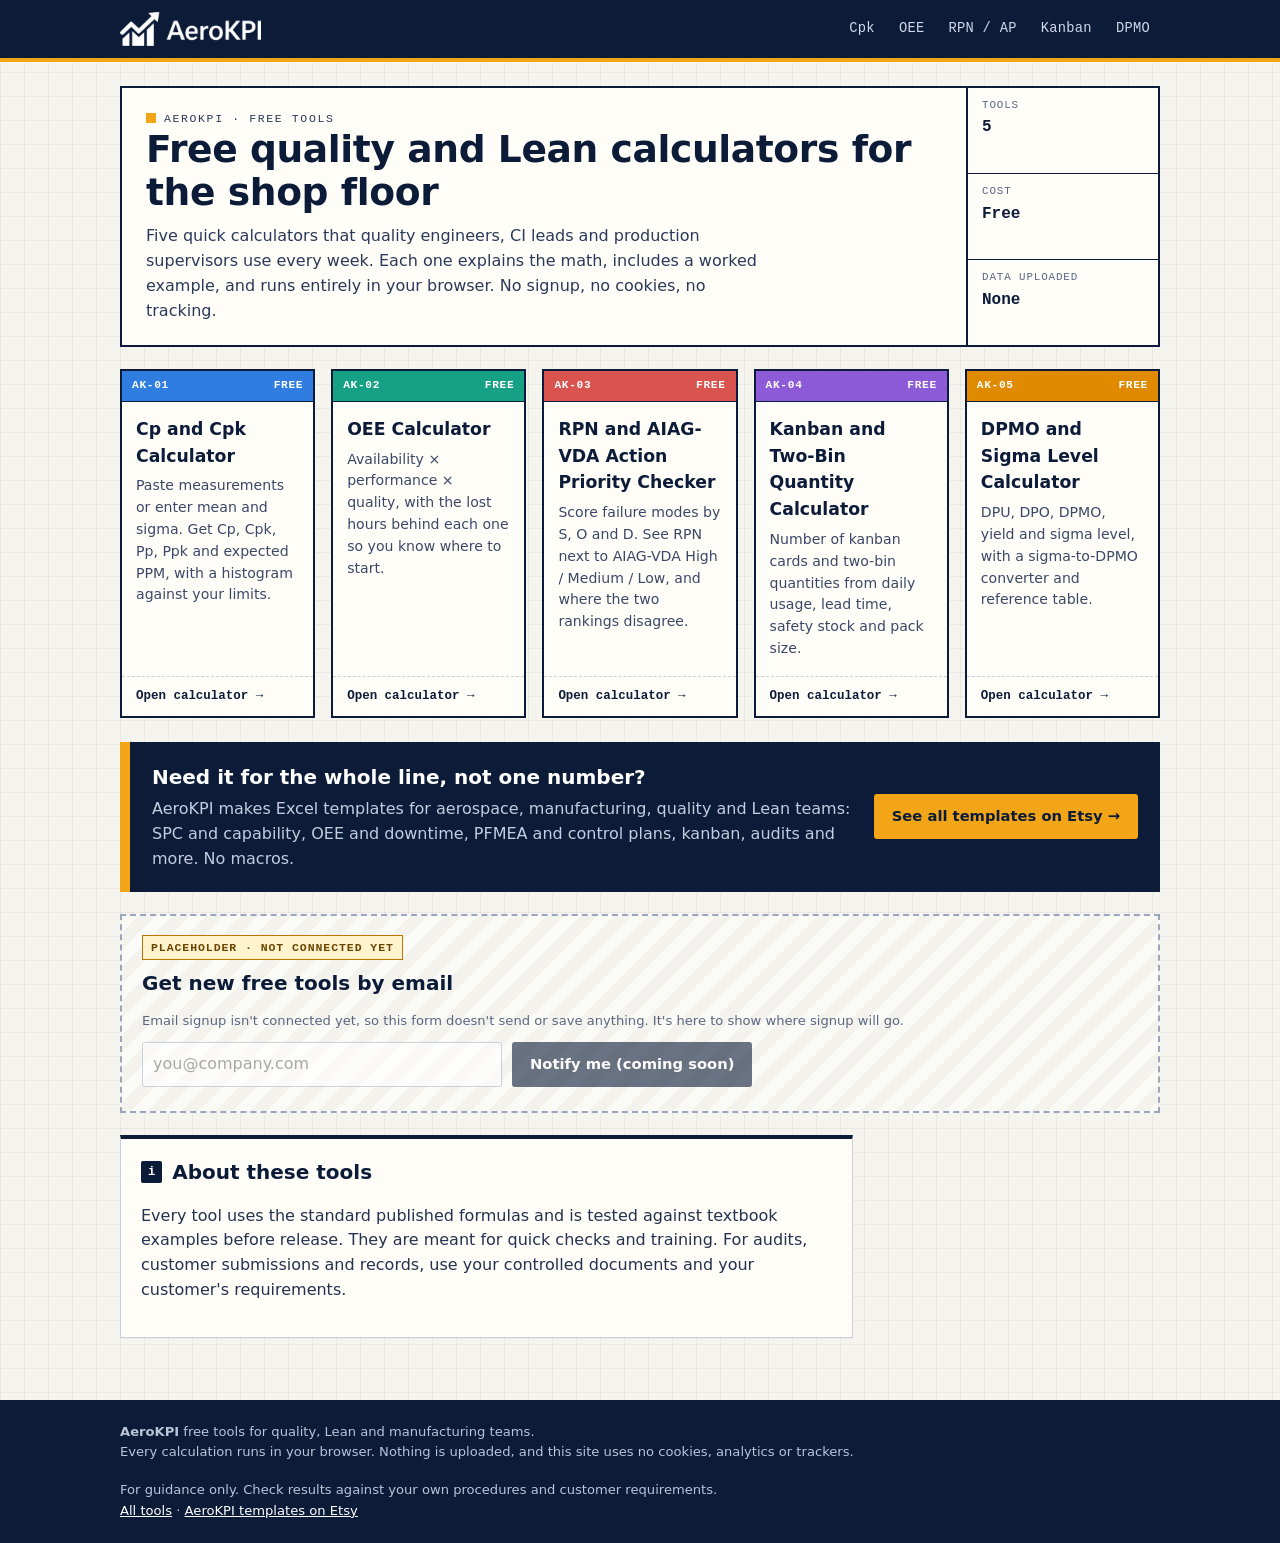
<file: index.html>
<!doctype html>
<html lang="en">
<head>
<meta charset="utf-8">
<meta name="viewport" content="width=device-width,initial-scale=1">
<meta http-equiv="Content-Security-Policy" content="default-src 'self'; img-src 'self' data:; style-src 'self' 'unsafe-inline'; script-src 'self'; object-src 'none'; base-uri 'self'; form-action 'none'">
<meta name="referrer" content="strict-origin-when-cross-origin">
<title>Free Quality and Lean Calculators: Cpk, OEE, FMEA AP, Kanban, DPMO | AeroKPI</title>
<meta name="description" content="Free browser calculators for quality engineers and manufacturing teams: Cp/Cpk, OEE, RPN and AIAG-VDA Action Priority, kanban and two-bin sizing, and DPMO to sigma level. No signup, no tracking.">
<link rel="canonical" href="https://aerokpi.com/">
<meta property="og:type" content="website">
<meta property="og:site_name" content="AeroKPI">
<meta property="og:title" content="Free Quality and Lean Calculators: Cpk, OEE, FMEA AP, Kanban, DPMO">
<meta property="og:description" content="Free browser calculators for quality engineers and manufacturing teams: Cp/Cpk, OEE, RPN and AIAG-VDA Action Priority, kanban and two-bin sizing, and DPMO to sigma level. No signup, no tracking.">
<meta property="og:url" content="https://aerokpi.com/">
<meta property="og:image" content="https://aerokpi.com/assets/og.png">
<meta name="twitter:card" content="summary_large_image">
<meta name="theme-color" content="#0b1b38">
<link rel="icon" type="image/png" href="assets/favicon.png">
<link rel="apple-touch-icon" href="assets/apple-touch-icon.png">
<link rel="stylesheet" href="assets/style.css">
<script type="application/ld+json">{"@context": "https://schema.org", "@type": "WebSite", "name": "AeroKPI Free Tools", "url": "https://aerokpi.com/"}</script>
<script type="application/ld+json">{"@context": "https://schema.org", "@type": "Organization", "name": "AeroKPI", "url": "https://aerokpi.com/", "logo": "https://aerokpi.com/assets/apple-touch-icon.png", "sameAs": ["https://www.etsy.com/shop/AeroKPI", "https://aerokpi.gumroad.com/", "https://www.linkedin.com/company/113794195/"]}</script>
<script type="application/ld+json">{"@context": "https://schema.org", "@type": "ItemList", "itemListElement": [{"@type": "ListItem", "position": 1, "url": "https://aerokpi.com/cpk-calculator/", "name": "Cp and Cpk Calculator"}, {"@type": "ListItem", "position": 2, "url": "https://aerokpi.com/oee-calculator/", "name": "OEE Calculator"}, {"@type": "ListItem", "position": 3, "url": "https://aerokpi.com/fmea-rpn-action-priority-calculator/", "name": "RPN and AIAG-VDA Action Priority Checker"}, {"@type": "ListItem", "position": 4, "url": "https://aerokpi.com/kanban-two-bin-calculator/", "name": "Kanban and Two-Bin Quantity Calculator"}, {"@type": "ListItem", "position": 5, "url": "https://aerokpi.com/dpmo-sigma-level-calculator/", "name": "DPMO and Sigma Level Calculator"}]}</script>
</head>
<body class="home">
<a class="skip" href="#main">Skip to content</a>
<header class="top"><div class="wrap">
<a class="brand" href="./"><img src="assets/logo-white.png" width="182" height="44" alt="AeroKPI"></a>
<nav aria-label="Free tools"><a href="cpk-calculator/">Cpk</a><a href="oee-calculator/">OEE</a><a href="fmea-rpn-action-priority-calculator/">RPN / AP</a><a href="kanban-two-bin-calculator/">Kanban</a><a href="dpmo-sigma-level-calculator/">DPMO</a></nav>
</div></header>
<main id="main" class="wrap">
<section class="hero">
<div class="lead"><p class="eyebrow">AeroKPI &middot; free tools</p><h1>Free quality and Lean calculators for the shop floor</h1>
<p>Five quick calculators that quality engineers, CI leads and production supervisors use every week. Each one explains the math, includes a worked example, and runs entirely in your browser. No signup, no cookies, no tracking.</p></div>
<div class="code" aria-hidden="true"><div><span>Tools</span><b>5</b></div><div><span>Cost</span><b>Free</b></div><div><span>Data uploaded</span><b>None</b></div></div>
</section>
<div class="cards"><a class="card t-cpk" href="cpk-calculator/"><div class="hd"><span>AK-01</span><span>FREE</span></div>
<div class="bd"><h3>Cp and Cpk Calculator</h3><p>Paste measurements or enter mean and sigma. Get Cp, Cpk, Pp, Ppk and expected PPM, with a histogram against your limits.</p></div><div class="go">Open calculator &rarr;</div></a><a class="card t-oee" href="oee-calculator/"><div class="hd"><span>AK-02</span><span>FREE</span></div>
<div class="bd"><h3>OEE Calculator</h3><p>Availability × performance × quality, with the lost hours behind each one so you know where to start.</p></div><div class="go">Open calculator &rarr;</div></a><a class="card t-fmea" href="fmea-rpn-action-priority-calculator/"><div class="hd"><span>AK-03</span><span>FREE</span></div>
<div class="bd"><h3>RPN and AIAG-VDA Action Priority Checker</h3><p>Score failure modes by S, O and D. See RPN next to AIAG-VDA High / Medium / Low, and where the two rankings disagree.</p></div><div class="go">Open calculator &rarr;</div></a><a class="card t-kanban" href="kanban-two-bin-calculator/"><div class="hd"><span>AK-04</span><span>FREE</span></div>
<div class="bd"><h3>Kanban and Two-Bin Quantity Calculator</h3><p>Number of kanban cards and two-bin quantities from daily usage, lead time, safety stock and pack size.</p></div><div class="go">Open calculator &rarr;</div></a><a class="card t-dpmo" href="dpmo-sigma-level-calculator/"><div class="hd"><span>AK-05</span><span>FREE</span></div>
<div class="bd"><h3>DPMO and Sigma Level Calculator</h3><p>DPU, DPO, DPMO, yield and sigma level, with a sigma-to-DPMO converter and reference table.</p></div><div class="go">Open calculator &rarr;</div></a></div>
<section class="cta" aria-label="AeroKPI Excel templates">
<div><h2>Need it for the whole line, not one number?</h2><p>AeroKPI makes Excel templates for aerospace, manufacturing, quality and Lean teams: SPC and capability, OEE and downtime, PFMEA and control plans, kanban, audits and more. No macros.</p></div>
<a class="btn" href="https://www.etsy.com/shop/AeroKPI" rel="noopener">See all templates on Etsy &rarr;</a>
</section>
<section class="signup" aria-labelledby="su-h">
<!-- PLACEHOLDER: not connected to any email service yet. The form has no action and JS blocks submit. -->
<span class="tag">Placeholder &middot; not connected yet</span>
<h2 id="su-h">Get new free tools by email</h2>
<p class="hint">Email signup isn't connected yet, so this form doesn't send or save anything. It's here to show where signup will go.</p>
<form data-placeholder novalidate>
<label class="sr" for="su-email">Email address</label>
<input id="su-email" type="email" placeholder="you@company.com" disabled aria-describedby="su-h">
<button type="submit" disabled>Notify me (coming soon)</button>
</form>
<p class="signup-msg hint" aria-live="polite"></p>
</section>

<section class="panel plain prose"><h2><span class="n">i</span>About these tools</h2>
<p>Every tool uses the standard published formulas and is tested against textbook examples before release. They are meant for quick checks and training. For audits, customer submissions and records, use your controlled documents and your customer's requirements.</p></section>
</main>
<footer class="foot"><div class="wrap">
<div><strong>AeroKPI</strong> free tools for quality, Lean and manufacturing teams.<br>
Every calculation runs in your browser. Nothing is uploaded, and this site uses no cookies, analytics or trackers.</div>
<div>For guidance only. Check results against your own procedures and customer requirements.<br>
<a href="./">All tools</a> &middot; <a href="https://www.etsy.com/shop/AeroKPI" rel="noopener">AeroKPI templates on Etsy</a></div>
</div></footer>
<script src="assets/js/common.js"></script>
</body>
</html>
</file>
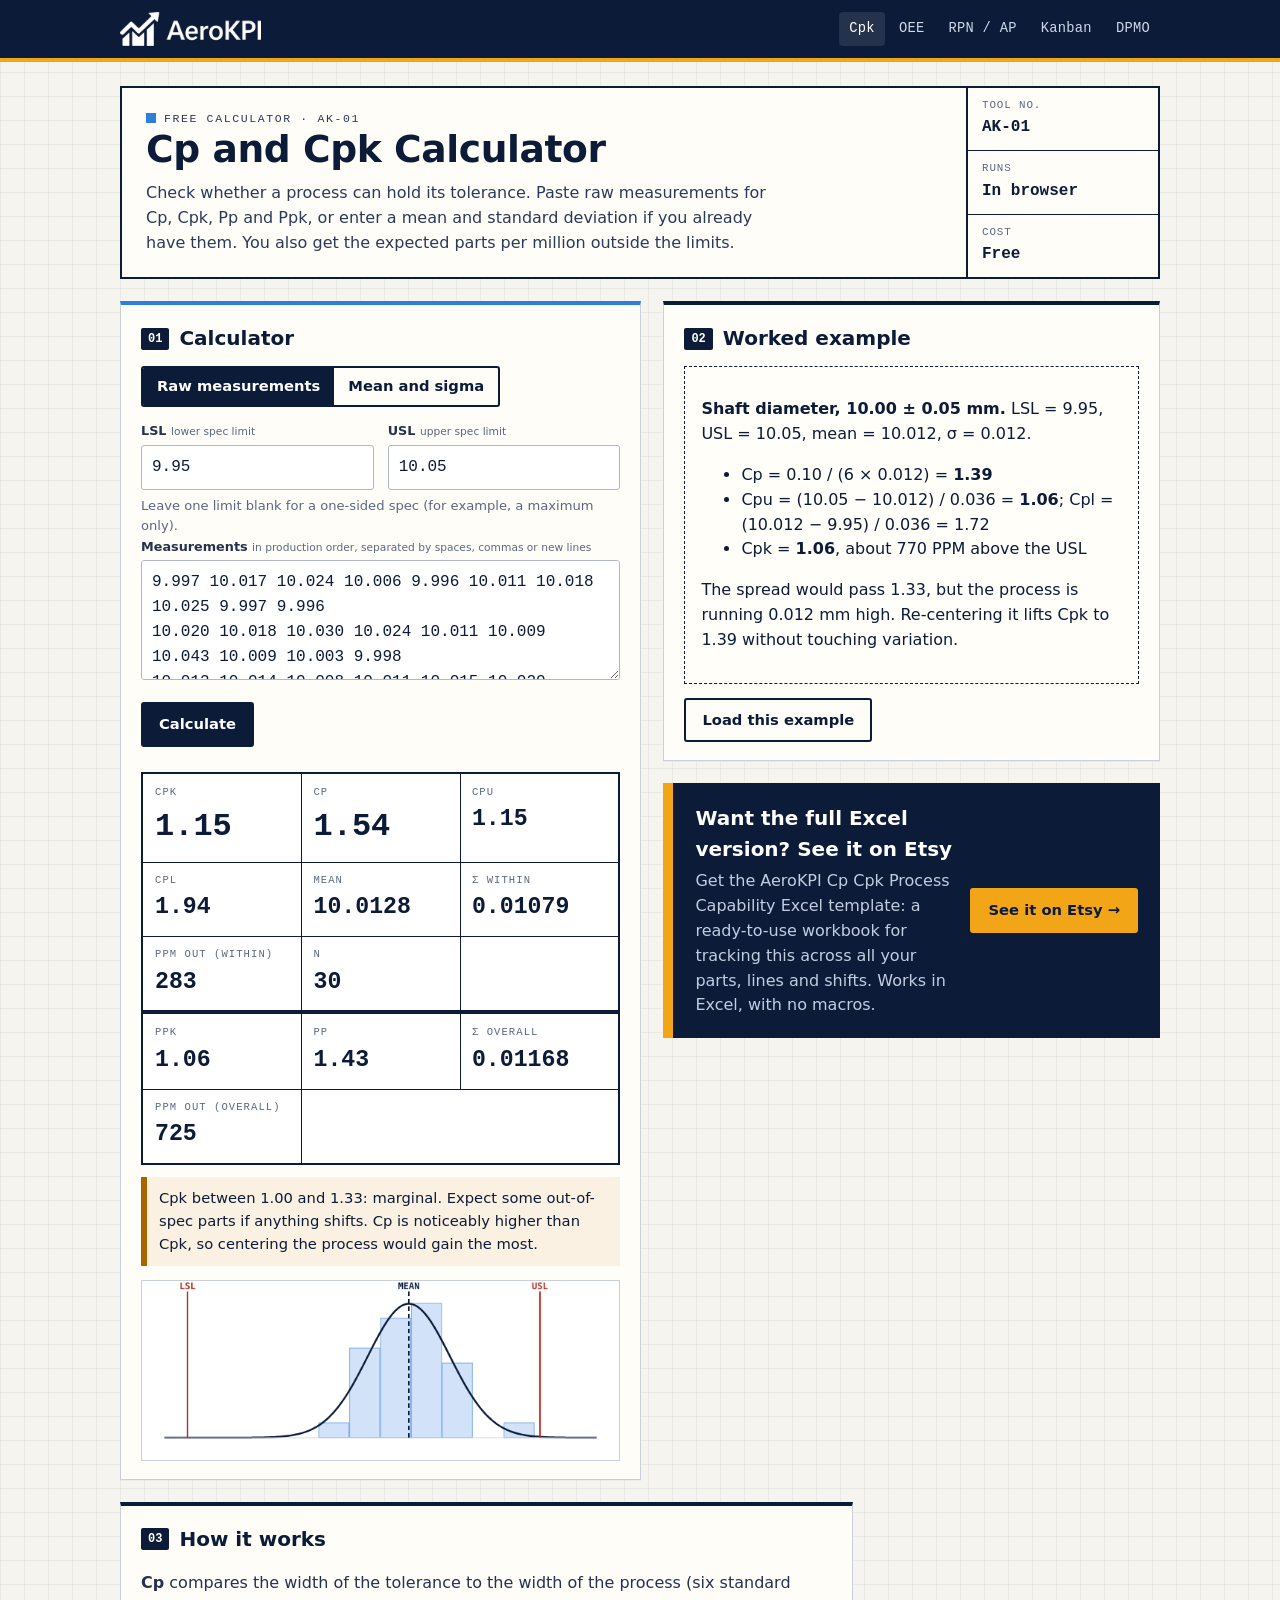
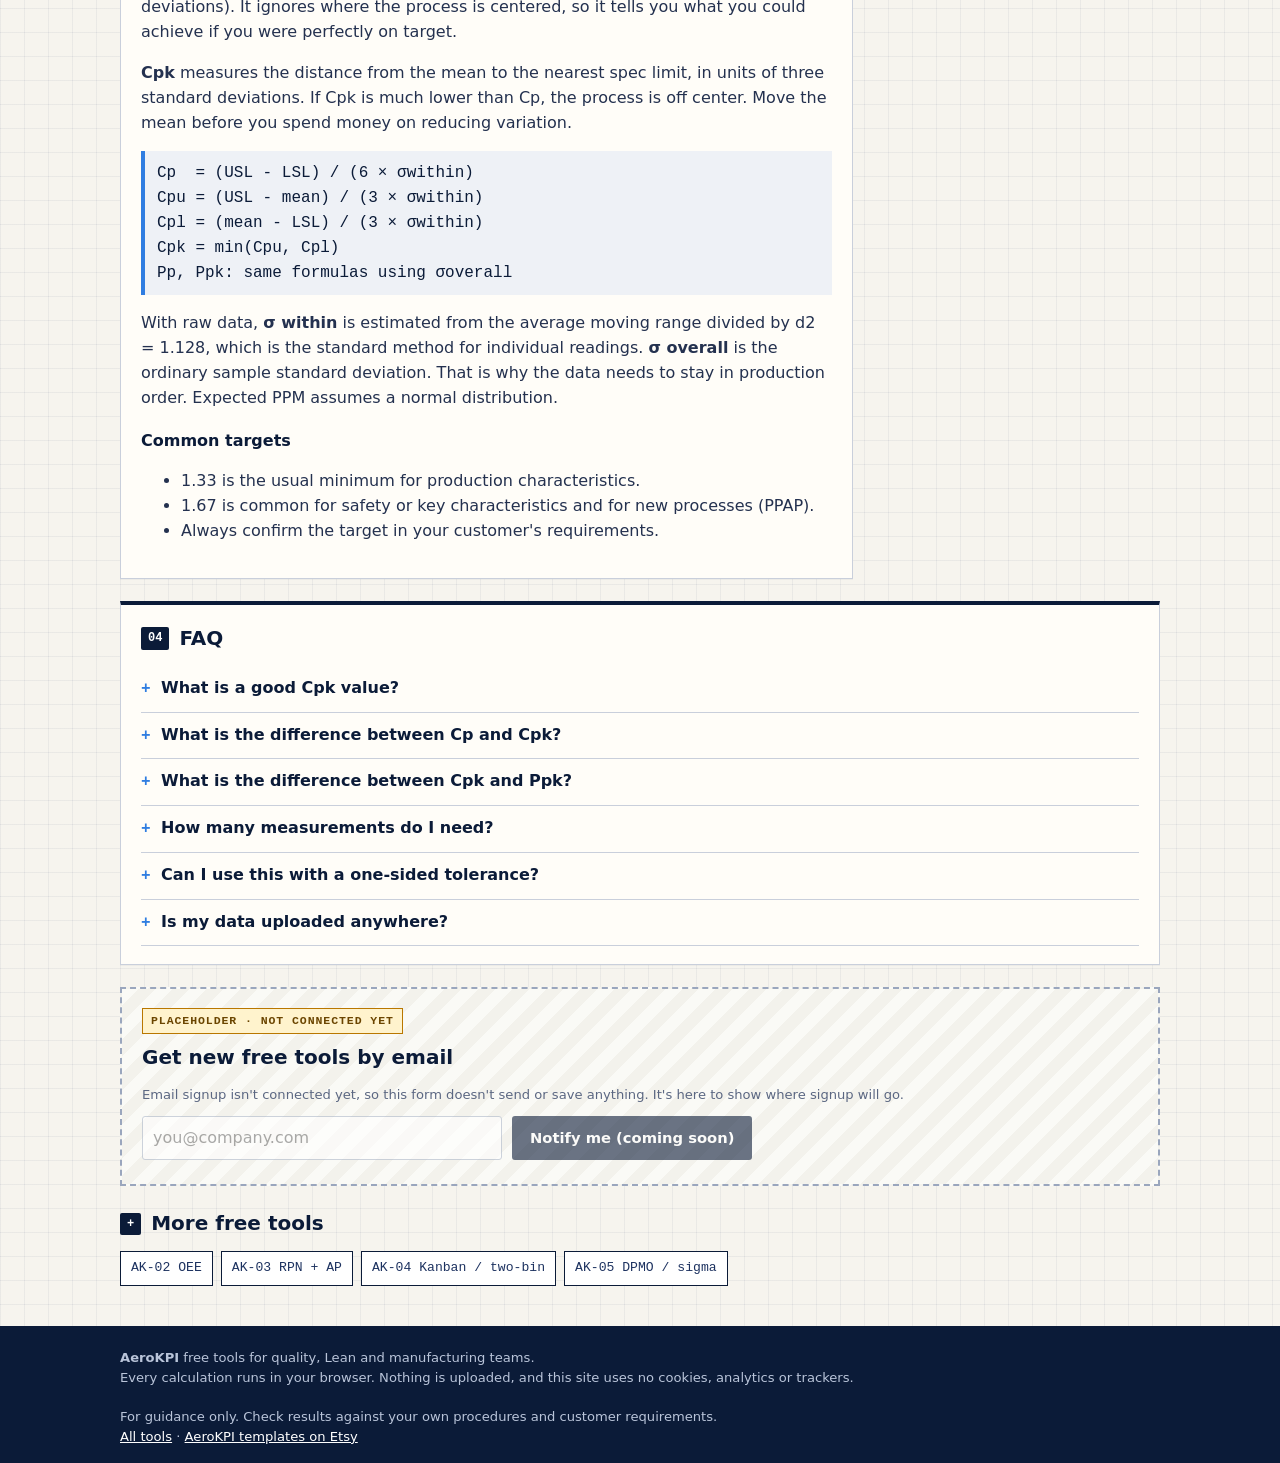
<file: cpk-calculator/index.html>
<!doctype html>
<html lang="en">
<head>
<meta charset="utf-8">
<meta name="viewport" content="width=device-width,initial-scale=1">
<meta http-equiv="Content-Security-Policy" content="default-src 'self'; img-src 'self' data:; style-src 'self' 'unsafe-inline'; script-src 'self'; object-src 'none'; base-uri 'self'; form-action 'none'">
<meta name="referrer" content="strict-origin-when-cross-origin">
<title>Cp and Cpk Calculator (Free, with Pp and Ppk) | AeroKPI</title>
<meta name="description" content="Free Cp, Cpk, Pp and Ppk calculator. Paste your measurements or enter mean and standard deviation, add spec limits, and get capability indices and expected PPM out of spec.">
<link rel="canonical" href="https://aerokpi.com/cpk-calculator/">
<meta property="og:type" content="website">
<meta property="og:site_name" content="AeroKPI">
<meta property="og:title" content="Cp and Cpk Calculator (Free, with Pp and Ppk)">
<meta property="og:description" content="Free Cp, Cpk, Pp and Ppk calculator. Paste your measurements or enter mean and standard deviation, add spec limits, and get capability indices and expected PPM out of spec.">
<meta property="og:url" content="https://aerokpi.com/cpk-calculator/">
<meta property="og:image" content="https://aerokpi.com/assets/og.png">
<meta name="twitter:card" content="summary_large_image">
<meta name="theme-color" content="#0b1b38">
<link rel="icon" type="image/png" href="../assets/favicon.png">
<link rel="apple-touch-icon" href="../assets/apple-touch-icon.png">
<link rel="stylesheet" href="../assets/style.css">
<script type="application/ld+json">{"@context": "https://schema.org", "@type": "WebApplication", "name": "Cp and Cpk Calculator", "url": "https://aerokpi.com/cpk-calculator/", "applicationCategory": "BusinessApplication", "operatingSystem": "Any (web browser)", "description": "Free Cp, Cpk, Pp and Ppk calculator. Paste your measurements or enter mean and standard deviation, add spec limits, and get capability indices and expected PPM out of spec.", "offers": {"@type": "Offer", "price": "0", "priceCurrency": "USD"}, "publisher": {"@type": "Organization", "name": "AeroKPI", "url": "https://aerokpi.com/"}}</script>
<script type="application/ld+json">{"@context": "https://schema.org", "@type": "FAQPage", "mainEntity": [{"@type": "Question", "name": "What is a good Cpk value?", "acceptedAnswer": {"@type": "Answer", "text": "Most customers want at least 1.33 for production characteristics, and 1.67 for safety or key characteristics or during initial approval (PPAP). Below 1.00 means the process is producing parts outside the limits."}}, {"@type": "Question", "name": "What is the difference between Cp and Cpk?", "acceptedAnswer": {"@type": "Answer", "text": "Cp only compares the spread of the process to the tolerance width. Cpk also accounts for where the process is centered. A process can have a high Cp and a low Cpk if it is off target."}}, {"@type": "Question", "name": "What is the difference between Cpk and Ppk?", "acceptedAnswer": {"@type": "Answer", "text": "Cpk uses within (short-term) variation, estimated here from the moving range. Ppk uses overall (long-term) variation, the plain standard deviation of all readings. A big gap between them means the process shifts or drifts over time."}}, {"@type": "Question", "name": "How many measurements do I need?", "acceptedAnswer": {"@type": "Answer", "text": "Use at least 25 to 30 readings, and 100 or more for a reliable capability study. Small samples give unstable Cpk values. Make sure the process is in statistical control before you trust the result."}}, {"@type": "Question", "name": "Can I use this with a one-sided tolerance?", "acceptedAnswer": {"@type": "Answer", "text": "Yes. Leave LSL or USL blank. Cp can't be calculated without both limits, so the calculator reports Cpk as Cpu or Cpl."}}, {"@type": "Question", "name": "Is my data uploaded anywhere?", "acceptedAnswer": {"@type": "Answer", "text": "No. The calculation runs entirely in your browser. Nothing is sent to a server."}}]}</script>
<script type="application/ld+json">{"@context": "https://schema.org", "@type": "BreadcrumbList", "itemListElement": [{"@type": "ListItem", "position": 1, "name": "Free tools", "item": "https://aerokpi.com/"}, {"@type": "ListItem", "position": 2, "name": "Cp and Cpk Calculator", "item": "https://aerokpi.com/cpk-calculator/"}]}</script>
</head>
<body class="t-cpk">
<a class="skip" href="#main">Skip to content</a>
<header class="top"><div class="wrap">
<a class="brand" href="../"><img src="../assets/logo-white.png" width="182" height="44" alt="AeroKPI"></a>
<nav aria-label="Free tools"><a href="../cpk-calculator/" aria-current=page>Cpk</a><a href="../oee-calculator/">OEE</a><a href="../fmea-rpn-action-priority-calculator/">RPN / AP</a><a href="../kanban-two-bin-calculator/">Kanban</a><a href="../dpmo-sigma-level-calculator/">DPMO</a></nav>
</div></header>
<main id="main" class="wrap">
<section class="hero">
<div class="lead"><p class="eyebrow">Free calculator &middot; AK-01</p><h1>Cp and Cpk Calculator</h1><p>Check whether a process can hold its tolerance. Paste raw measurements for Cp, Cpk, Pp and Ppk, or enter a mean and standard deviation if you already have them. You also get the expected parts per million outside the limits.</p></div>
<div class="code" aria-hidden="true"><div><span>Tool no.</span><b>AK-01</b></div><div><span>Runs</span><b>In browser</b></div><div><span>Cost</span><b>Free</b></div></div>
</section>
<div class="cols">
<section class="panel" aria-labelledby="calc-h"><h2 id="calc-h"><span class="n">01</span>Calculator</h2>
<div class="seg" role="group" aria-label="Input type"><button type="button" id="m-data" aria-pressed="true">Raw measurements</button><button type="button" id="m-stats" aria-pressed="false">Mean and sigma</button></div>
<div class="fields"><div><label for="lsl">LSL <small>lower spec limit</small></label><input id="lsl" type="number" step="any" inputmode="decimal"></div>
<div><label for="usl">USL <small>upper spec limit</small></label><input id="usl" type="number" step="any" inputmode="decimal"></div></div>
<p class="hint">Leave one limit blank for a one-sided spec (for example, a maximum only).</p>
<div id="box-data"><label for="data">Measurements <small>in production order, separated by spaces, commas or new lines</small></label><textarea id="data" spellcheck="false"></textarea></div>
<div id="box-stats" hidden><div class="fields"><div><label for="mean">Mean</label><input id="mean" type="number" step="any" inputmode="decimal"></div>
<div><label for="sd">Standard deviation <small>within</small></label><input id="sd" type="number" step="any" inputmode="decimal" min="0"></div></div></div>
<div class="row"><button type="button" id="calc">Calculate</button></div>
<p class="err" id="err" role="alert"></p>
<div class="readout" aria-live="polite">
<div class="big"><span>Cpk</span><b id="o-cpk">&mdash;</b></div><div class="big"><span>Cp</span><b id="o-cp">&mdash;</b></div>
<div><span>Cpu</span><b id="o-cpu">&mdash;</b></div><div><span>Cpl</span><b id="o-cpl">&mdash;</b></div>
<div><span>Mean</span><b id="o-mean">&mdash;</b></div><div><span>&sigma; within</span><b id="o-sw">&mdash;</b></div>
<div><span>PPM out (within)</span><b id="o-ppm">&mdash;</b></div><div><span>n</span><b id="o-n">&mdash;</b></div>
</div>
<div class="readout" id="pp-cells">
<div><span>Ppk</span><b id="o-ppk">&mdash;</b></div><div><span>Pp</span><b id="o-pp">&mdash;</b></div>
<div><span>&sigma; overall</span><b id="o-so">&mdash;</b></div><div><span>PPM out (overall)</span><b id="o-ppmo">&mdash;</b></div>
</div>
<div class="verdict" id="verdict" aria-live="polite"></div>
<canvas id="chart" width="640" height="240" role="img" aria-label="Histogram of measurements with normal curve and spec limits"></canvas>
</section>
<div>
<section class="panel plain" aria-labelledby="ex-h"><h2 id="ex-h"><span class="n">02</span>Worked example</h2>
<div class="example"><p><strong>Shaft diameter, 10.00 &plusmn; 0.05 mm.</strong> LSL = 9.95, USL = 10.05, mean = 10.012, &sigma; = 0.012.</p>
<ul><li>Cp = 0.10 / (6 &times; 0.012) = <strong>1.39</strong></li>
<li>Cpu = (10.05 &minus; 10.012) / 0.036 = <strong>1.06</strong>; Cpl = (10.012 &minus; 9.95) / 0.036 = 1.72</li>
<li>Cpk = <strong>1.06</strong>, about 770 PPM above the USL</li></ul>
<p>The spread would pass 1.33, but the process is running 0.012 mm high. Re-centering it lifts Cpk to 1.39 without touching variation.</p></div>
<div class="row"><button type="button" class="ghost" id="load-ex">Load this example</button></div>
</section>
<section class="cta" aria-label="Full Excel version">
<div><h2>Want the full Excel version? See it on Etsy</h2>
<p>Get the AeroKPI Cp Cpk Process Capability Excel template: a ready-to-use workbook for tracking this across all your parts, lines and shifts. Works in Excel, with no macros.</p></div>
<a class="btn" href="https://www.etsy.com/listing/4431620198" rel="noopener">See it on Etsy &rarr;</a>
</section>

</div>
</div>
<section class="panel plain prose" aria-labelledby="how-h"><h2 id="how-h"><span class="n">03</span>How it works</h2>
<p><strong>Cp</strong> compares the width of the tolerance to the width of the process (six standard deviations). It ignores where the process is centered, so it tells you what you could achieve if you were perfectly on target.</p>
<p><strong>Cpk</strong> measures the distance from the mean to the nearest spec limit, in units of three standard deviations. If Cpk is much lower than Cp, the process is off center. Move the mean before you spend money on reducing variation.</p>
<div class="formula">Cp  = (USL - LSL) / (6 &times; &sigma;within)
Cpu = (USL - mean) / (3 &times; &sigma;within)
Cpl = (mean - LSL) / (3 &times; &sigma;within)
Cpk = min(Cpu, Cpl)
Pp, Ppk: same formulas using &sigma;overall</div>
<p>With raw data, <strong>&sigma; within</strong> is estimated from the average moving range divided by d2 = 1.128, which is the standard method for individual readings. <strong>&sigma; overall</strong> is the ordinary sample standard deviation. That is why the data needs to stay in production order. Expected PPM assumes a normal distribution.</p>
<h3>Common targets</h3><ul><li>1.33 is the usual minimum for production characteristics.</li><li>1.67 is common for safety or key characteristics and for new processes (PPAP).</li><li>Always confirm the target in your customer's requirements.</li></ul>
</section>
<section class="panel plain" aria-labelledby="faq-h"><h2 id="faq-h"><span class="n">04</span>FAQ</h2>
<details><summary>What is a good Cpk value?</summary><p>Most customers want at least 1.33 for production characteristics, and 1.67 for safety or key characteristics or during initial approval (PPAP). Below 1.00 means the process is producing parts outside the limits.</p></details>
<details><summary>What is the difference between Cp and Cpk?</summary><p>Cp only compares the spread of the process to the tolerance width. Cpk also accounts for where the process is centered. A process can have a high Cp and a low Cpk if it is off target.</p></details>
<details><summary>What is the difference between Cpk and Ppk?</summary><p>Cpk uses within (short-term) variation, estimated here from the moving range. Ppk uses overall (long-term) variation, the plain standard deviation of all readings. A big gap between them means the process shifts or drifts over time.</p></details>
<details><summary>How many measurements do I need?</summary><p>Use at least 25 to 30 readings, and 100 or more for a reliable capability study. Small samples give unstable Cpk values. Make sure the process is in statistical control before you trust the result.</p></details>
<details><summary>Can I use this with a one-sided tolerance?</summary><p>Yes. Leave LSL or USL blank. Cp can't be calculated without both limits, so the calculator reports Cpk as Cpu or Cpl.</p></details>
<details><summary>Is my data uploaded anywhere?</summary><p>No. The calculation runs entirely in your browser. Nothing is sent to a server.</p></details>
</section>
<section class="signup" aria-labelledby="su-h">
<!-- PLACEHOLDER: not connected to any email service yet. The form has no action and JS blocks submit. -->
<span class="tag">Placeholder &middot; not connected yet</span>
<h2 id="su-h">Get new free tools by email</h2>
<p class="hint">Email signup isn't connected yet, so this form doesn't send or save anything. It's here to show where signup will go.</p>
<form data-placeholder novalidate>
<label class="sr" for="su-email">Email address</label>
<input id="su-email" type="email" placeholder="you@company.com" disabled aria-describedby="su-h">
<button type="submit" disabled>Notify me (coming soon)</button>
</form>
<p class="signup-msg hint" aria-live="polite"></p>
</section>

<section aria-label="More free tools"><h2><span class="n">+</span>More free tools</h2><div class="related"><a href="../oee-calculator/">AK-02 OEE</a><a href="../fmea-rpn-action-priority-calculator/">AK-03 RPN + AP</a><a href="../kanban-two-bin-calculator/">AK-04 Kanban / two-bin</a><a href="../dpmo-sigma-level-calculator/">AK-05 DPMO / sigma</a></div></section>
</main>
<footer class="foot"><div class="wrap">
<div><strong>AeroKPI</strong> free tools for quality, Lean and manufacturing teams.<br>
Every calculation runs in your browser. Nothing is uploaded, and this site uses no cookies, analytics or trackers.</div>
<div>For guidance only. Check results against your own procedures and customer requirements.<br>
<a href="../">All tools</a> &middot; <a href="https://www.etsy.com/shop/AeroKPI" rel="noopener">AeroKPI templates on Etsy</a></div>
</div></footer>
<script src="../assets/calc.js"></script>
<script src="../assets/js/common.js"></script>
<script src="../assets/js/cpk.js"></script>
</body>
</html>
</file>
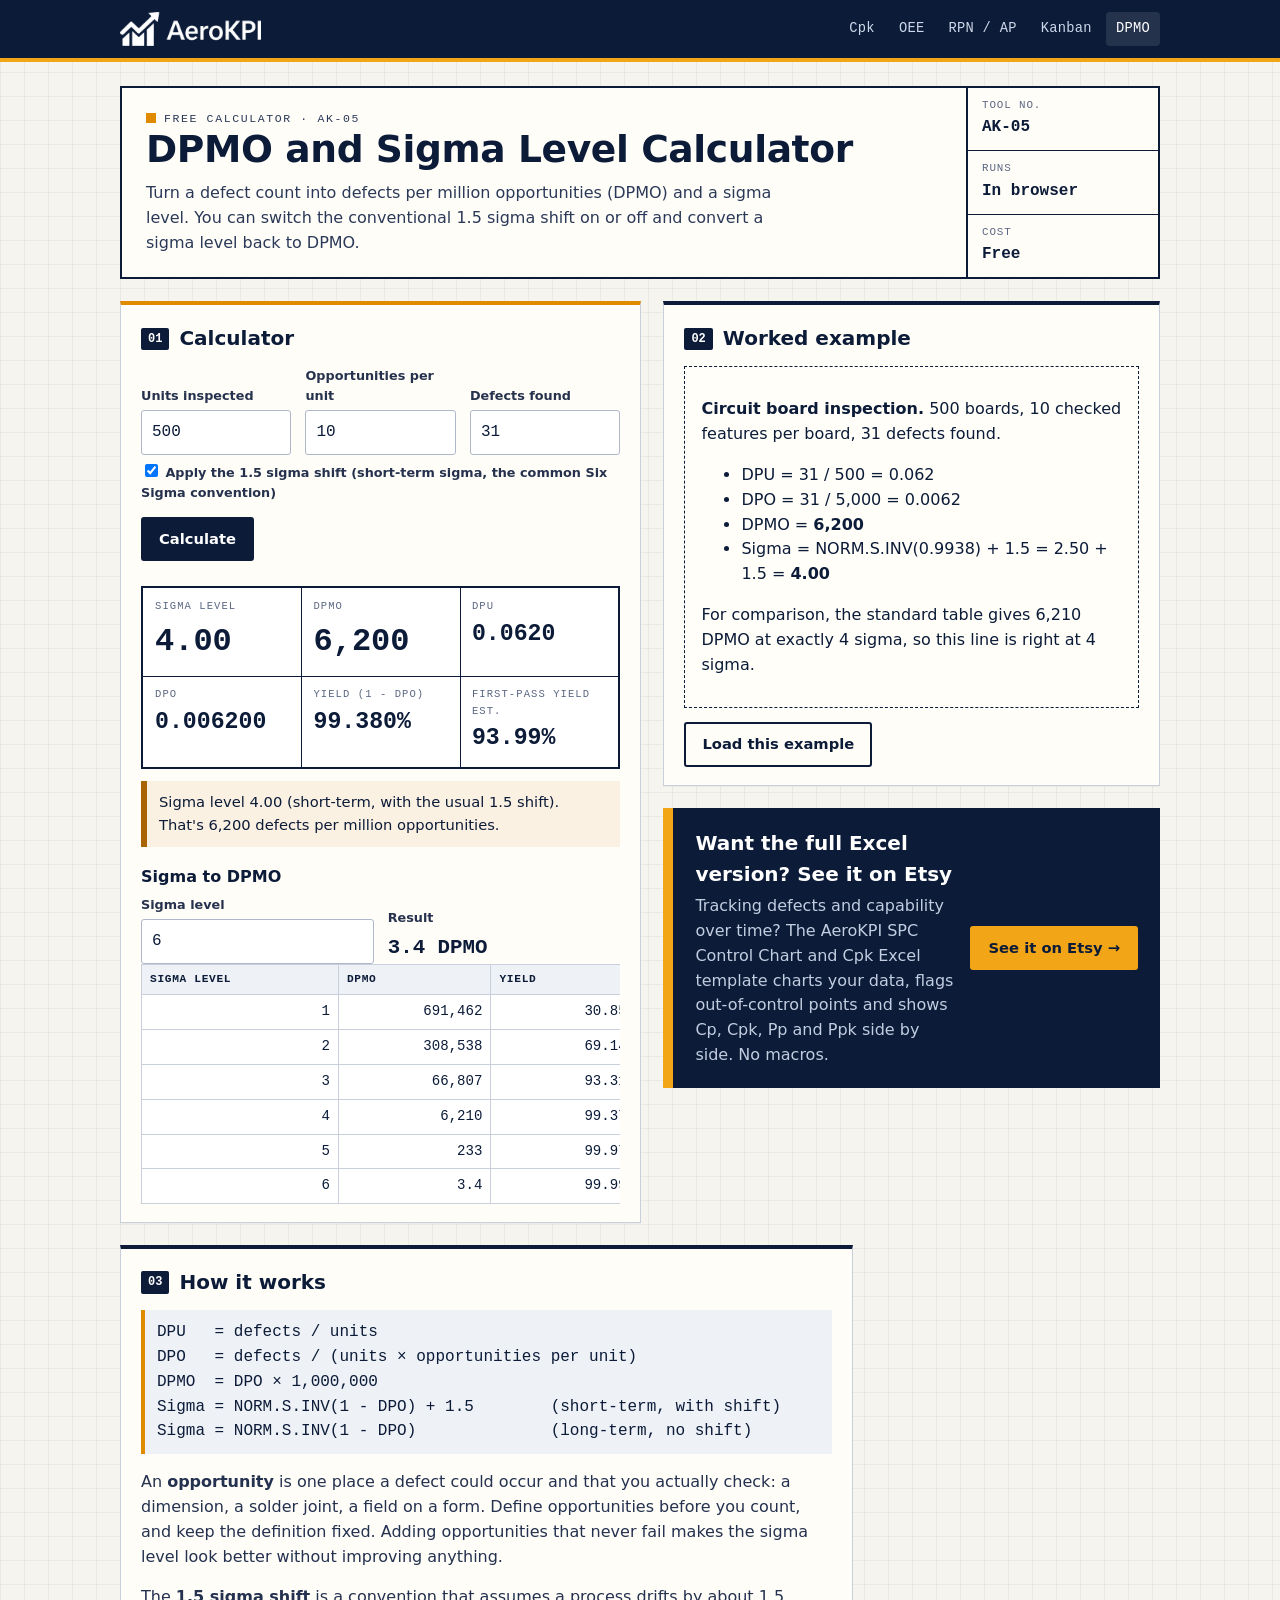
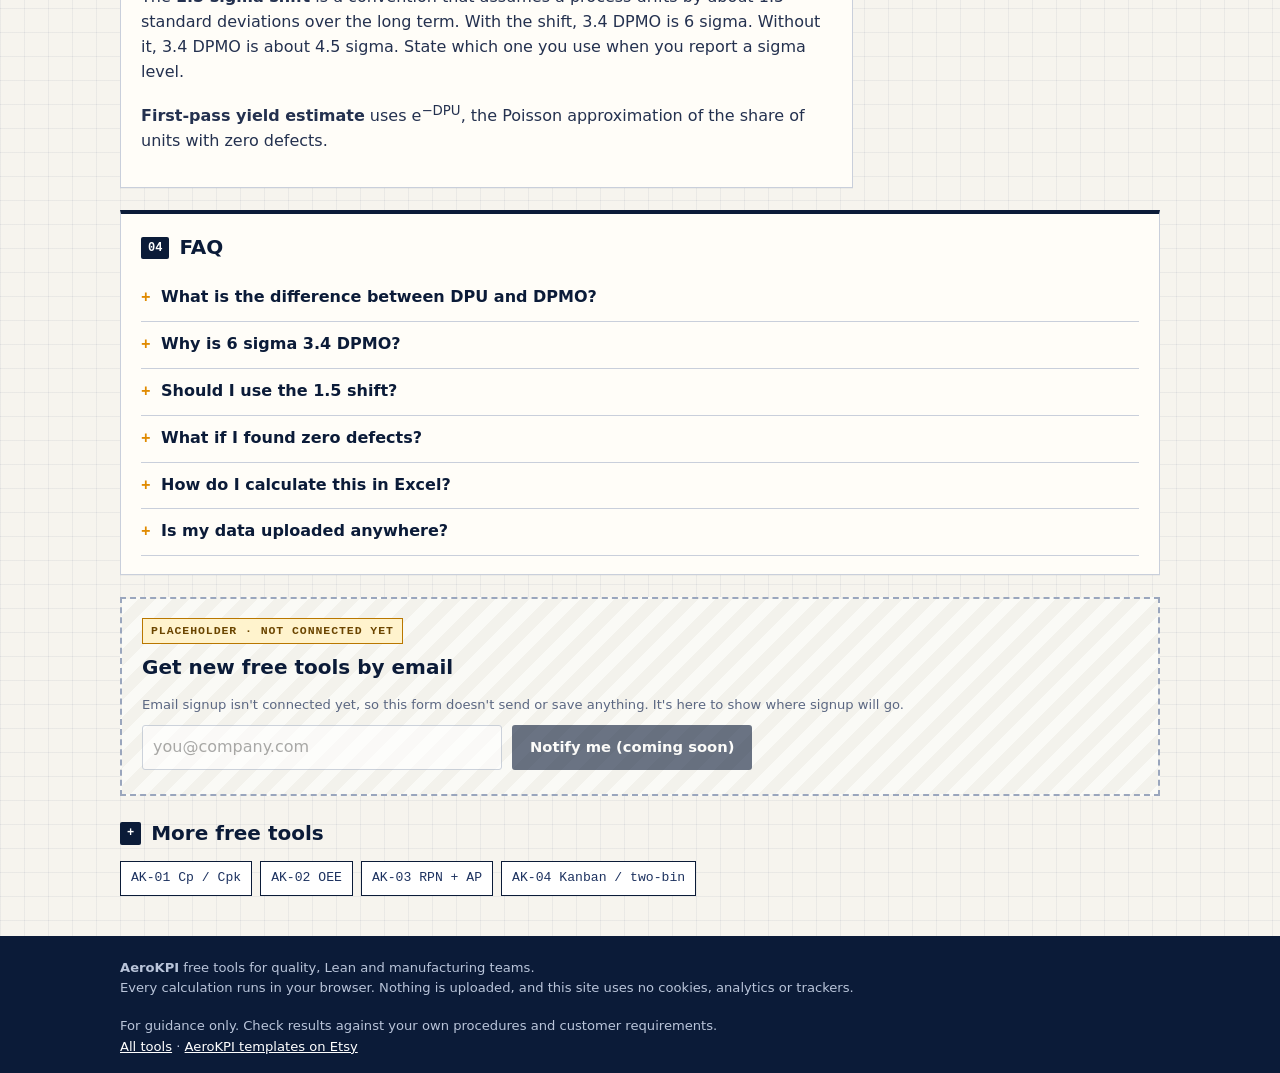
<file: dpmo-sigma-level-calculator/index.html>
<!doctype html>
<html lang="en">
<head>
<meta charset="utf-8">
<meta name="viewport" content="width=device-width,initial-scale=1">
<meta http-equiv="Content-Security-Policy" content="default-src 'self'; img-src 'self' data:; style-src 'self' 'unsafe-inline'; script-src 'self'; object-src 'none'; base-uri 'self'; form-action 'none'">
<meta name="referrer" content="strict-origin-when-cross-origin">
<title>DPMO and Sigma Level Calculator (Free) | AeroKPI</title>
<meta name="description" content="Free DPMO calculator. Enter units, opportunities and defects to get DPU, DPO, DPMO, yield and sigma level, with or without the 1.5 sigma shift.">
<link rel="canonical" href="https://aerokpi.com/dpmo-sigma-level-calculator/">
<meta property="og:type" content="website">
<meta property="og:site_name" content="AeroKPI">
<meta property="og:title" content="DPMO and Sigma Level Calculator (Free)">
<meta property="og:description" content="Free DPMO calculator. Enter units, opportunities and defects to get DPU, DPO, DPMO, yield and sigma level, with or without the 1.5 sigma shift.">
<meta property="og:url" content="https://aerokpi.com/dpmo-sigma-level-calculator/">
<meta property="og:image" content="https://aerokpi.com/assets/og.png">
<meta name="twitter:card" content="summary_large_image">
<meta name="theme-color" content="#0b1b38">
<link rel="icon" type="image/png" href="../assets/favicon.png">
<link rel="apple-touch-icon" href="../assets/apple-touch-icon.png">
<link rel="stylesheet" href="../assets/style.css">
<script type="application/ld+json">{"@context": "https://schema.org", "@type": "WebApplication", "name": "DPMO and Sigma Level Calculator", "url": "https://aerokpi.com/dpmo-sigma-level-calculator/", "applicationCategory": "BusinessApplication", "operatingSystem": "Any (web browser)", "description": "Free DPMO calculator. Enter units, opportunities and defects to get DPU, DPO, DPMO, yield and sigma level, with or without the 1.5 sigma shift.", "offers": {"@type": "Offer", "price": "0", "priceCurrency": "USD"}, "publisher": {"@type": "Organization", "name": "AeroKPI", "url": "https://aerokpi.com/"}}</script>
<script type="application/ld+json">{"@context": "https://schema.org", "@type": "FAQPage", "mainEntity": [{"@type": "Question", "name": "What is the difference between DPU and DPMO?", "acceptedAnswer": {"@type": "Answer", "text": "DPU counts defects per unit, whatever the unit's complexity. DPMO divides by the number of opportunities, so simple and complex products can be compared on the same scale."}}, {"@type": "Question", "name": "Why is 6 sigma 3.4 DPMO?", "acceptedAnswer": {"@type": "Answer", "text": "That figure includes the 1.5 sigma shift. A process at 6 sigma short-term is assumed to perform at 4.5 sigma long-term, and the normal tail beyond 4.5 sigma is 3.4 per million."}}, {"@type": "Question", "name": "Should I use the 1.5 shift?", "acceptedAnswer": {"@type": "Answer", "text": "Use it if you are comparing with standard Six Sigma tables, and say so in the report. If you measured over a long period that already includes drift, many practitioners report long-term sigma without the shift."}}, {"@type": "Question", "name": "What if I found zero defects?", "acceptedAnswer": {"@type": "Answer", "text": "A sigma level can't be calculated from zero defects. It only means the true rate is low compared with your sample size. Inspect more units before claiming a level."}}, {"@type": "Question", "name": "How do I calculate this in Excel?", "acceptedAnswer": {"@type": "Answer", "text": "DPMO = defects / (units * opportunities) * 1000000. Sigma = NORM.S.INV(1 - DPMO/1000000) + 1.5."}}, {"@type": "Question", "name": "Is my data uploaded anywhere?", "acceptedAnswer": {"@type": "Answer", "text": "No. The calculation runs in your browser."}}]}</script>
<script type="application/ld+json">{"@context": "https://schema.org", "@type": "BreadcrumbList", "itemListElement": [{"@type": "ListItem", "position": 1, "name": "Free tools", "item": "https://aerokpi.com/"}, {"@type": "ListItem", "position": 2, "name": "DPMO and Sigma Level Calculator", "item": "https://aerokpi.com/dpmo-sigma-level-calculator/"}]}</script>
</head>
<body class="t-dpmo">
<a class="skip" href="#main">Skip to content</a>
<header class="top"><div class="wrap">
<a class="brand" href="../"><img src="../assets/logo-white.png" width="182" height="44" alt="AeroKPI"></a>
<nav aria-label="Free tools"><a href="../cpk-calculator/">Cpk</a><a href="../oee-calculator/">OEE</a><a href="../fmea-rpn-action-priority-calculator/">RPN / AP</a><a href="../kanban-two-bin-calculator/">Kanban</a><a href="../dpmo-sigma-level-calculator/" aria-current=page>DPMO</a></nav>
</div></header>
<main id="main" class="wrap">
<section class="hero">
<div class="lead"><p class="eyebrow">Free calculator &middot; AK-05</p><h1>DPMO and Sigma Level Calculator</h1><p>Turn a defect count into defects per million opportunities (DPMO) and a sigma level. You can switch the conventional 1.5 sigma shift on or off and convert a sigma level back to DPMO.</p></div>
<div class="code" aria-hidden="true"><div><span>Tool no.</span><b>AK-05</b></div><div><span>Runs</span><b>In browser</b></div><div><span>Cost</span><b>Free</b></div></div>
</section>
<div class="cols">
<section class="panel" aria-labelledby="calc-h"><h2 id="calc-h"><span class="n">01</span>Calculator</h2>
<div class="fields">
<div><label for="units">Units inspected</label><input id="units" type="number" min="0" step="1" value="500"></div>
<div><label for="opps">Opportunities per unit</label><input id="opps" type="number" min="0" step="1" value="10"></div>
<div><label for="defects">Defects found</label><input id="defects" type="number" min="0" step="1" value="31"></div>
</div>
<p class="hint"><label><input id="shift" type="checkbox" checked style="width:auto"> Apply the 1.5 sigma shift (short-term sigma, the common Six Sigma convention)</label></p>
<div class="row"><button type="button" id="calc">Calculate</button></div>
<p class="err" id="err" role="alert"></p>
<div class="readout" aria-live="polite">
<div class="big"><span>Sigma level</span><b id="o-sigma">&mdash;</b></div><div class="big"><span>DPMO</span><b id="o-dpmo">&mdash;</b></div>
<div><span>DPU</span><b id="o-dpu">&mdash;</b></div><div><span>DPO</span><b id="o-dpo">&mdash;</b></div>
<div><span>Yield (1 - DPO)</span><b id="o-yield">&mdash;</b></div><div><span>First-pass yield est.</span><b id="o-rty">&mdash;</b></div>
</div>
<div class="verdict" id="verdict" aria-live="polite"></div>
<h3>Sigma to DPMO</h3>
<div class="fields"><div><label for="sig">Sigma level</label><input id="sig" type="number" step="any" value="6"></div><div><label>Result</label><b id="o-conv" style="font-family:var(--mono);font-size:1.3rem">&mdash;</b></div></div>
<div class="tw"><table id="ref" aria-label="Sigma reference table"></table></div>
</section>
<div>
<section class="panel plain" aria-labelledby="ex-h"><h2 id="ex-h"><span class="n">02</span>Worked example</h2>
<div class="example"><p><strong>Circuit board inspection.</strong> 500 boards, 10 checked features per board, 31 defects found.</p>
<ul><li>DPU = 31 / 500 = 0.062</li>
<li>DPO = 31 / 5,000 = 0.0062</li>
<li>DPMO = <strong>6,200</strong></li>
<li>Sigma = NORM.S.INV(0.9938) + 1.5 = 2.50 + 1.5 = <strong>4.00</strong></li></ul>
<p>For comparison, the standard table gives 6,210 DPMO at exactly 4 sigma, so this line is right at 4 sigma.</p></div>
<div class="row"><button type="button" class="ghost" id="load-ex">Load this example</button></div>
</section>
<section class="cta" aria-label="Full Excel version">
<div><h2>Want the full Excel version? See it on Etsy</h2>
<p>Tracking defects and capability over time? The AeroKPI SPC Control Chart and Cpk Excel template charts your data, flags out-of-control points and shows Cp, Cpk, Pp and Ppk side by side. No macros.</p></div>
<a class="btn" href="https://www.etsy.com/listing/4592946866" rel="noopener">See it on Etsy &rarr;</a>
</section>

</div>
</div>
<section class="panel plain prose" aria-labelledby="how-h"><h2 id="how-h"><span class="n">03</span>How it works</h2>
<div class="formula">DPU   = defects / units
DPO   = defects / (units &times; opportunities per unit)
DPMO  = DPO &times; 1,000,000
Sigma = NORM.S.INV(1 - DPO) + 1.5        (short-term, with shift)
Sigma = NORM.S.INV(1 - DPO)              (long-term, no shift)</div>
<p>An <strong>opportunity</strong> is one place a defect could occur and that you actually check: a dimension, a solder joint, a field on a form. Define opportunities before you count, and keep the definition fixed. Adding opportunities that never fail makes the sigma level look better without improving anything.</p>
<p>The <strong>1.5 sigma shift</strong> is a convention that assumes a process drifts by about 1.5 standard deviations over the long term. With the shift, 3.4 DPMO is 6 sigma. Without it, 3.4 DPMO is about 4.5 sigma. State which one you use when you report a sigma level.</p>
<p><strong>First-pass yield estimate</strong> uses e<sup>&minus;DPU</sup>, the Poisson approximation of the share of units with zero defects.</p>
</section>
<section class="panel plain" aria-labelledby="faq-h"><h2 id="faq-h"><span class="n">04</span>FAQ</h2>
<details><summary>What is the difference between DPU and DPMO?</summary><p>DPU counts defects per unit, whatever the unit's complexity. DPMO divides by the number of opportunities, so simple and complex products can be compared on the same scale.</p></details>
<details><summary>Why is 6 sigma 3.4 DPMO?</summary><p>That figure includes the 1.5 sigma shift. A process at 6 sigma short-term is assumed to perform at 4.5 sigma long-term, and the normal tail beyond 4.5 sigma is 3.4 per million.</p></details>
<details><summary>Should I use the 1.5 shift?</summary><p>Use it if you are comparing with standard Six Sigma tables, and say so in the report. If you measured over a long period that already includes drift, many practitioners report long-term sigma without the shift.</p></details>
<details><summary>What if I found zero defects?</summary><p>A sigma level can't be calculated from zero defects. It only means the true rate is low compared with your sample size. Inspect more units before claiming a level.</p></details>
<details><summary>How do I calculate this in Excel?</summary><p>DPMO = defects / (units * opportunities) * 1000000. Sigma = NORM.S.INV(1 - DPMO/1000000) + 1.5.</p></details>
<details><summary>Is my data uploaded anywhere?</summary><p>No. The calculation runs in your browser.</p></details>
</section>
<section class="signup" aria-labelledby="su-h">
<!-- PLACEHOLDER: not connected to any email service yet. The form has no action and JS blocks submit. -->
<span class="tag">Placeholder &middot; not connected yet</span>
<h2 id="su-h">Get new free tools by email</h2>
<p class="hint">Email signup isn't connected yet, so this form doesn't send or save anything. It's here to show where signup will go.</p>
<form data-placeholder novalidate>
<label class="sr" for="su-email">Email address</label>
<input id="su-email" type="email" placeholder="you@company.com" disabled aria-describedby="su-h">
<button type="submit" disabled>Notify me (coming soon)</button>
</form>
<p class="signup-msg hint" aria-live="polite"></p>
</section>

<section aria-label="More free tools"><h2><span class="n">+</span>More free tools</h2><div class="related"><a href="../cpk-calculator/">AK-01 Cp / Cpk</a><a href="../oee-calculator/">AK-02 OEE</a><a href="../fmea-rpn-action-priority-calculator/">AK-03 RPN + AP</a><a href="../kanban-two-bin-calculator/">AK-04 Kanban / two-bin</a></div></section>
</main>
<footer class="foot"><div class="wrap">
<div><strong>AeroKPI</strong> free tools for quality, Lean and manufacturing teams.<br>
Every calculation runs in your browser. Nothing is uploaded, and this site uses no cookies, analytics or trackers.</div>
<div>For guidance only. Check results against your own procedures and customer requirements.<br>
<a href="../">All tools</a> &middot; <a href="https://www.etsy.com/shop/AeroKPI" rel="noopener">AeroKPI templates on Etsy</a></div>
</div></footer>
<script src="../assets/calc.js"></script>
<script src="../assets/js/common.js"></script>
<script src="../assets/js/dpmo.js"></script>
</body>
</html>
</file>
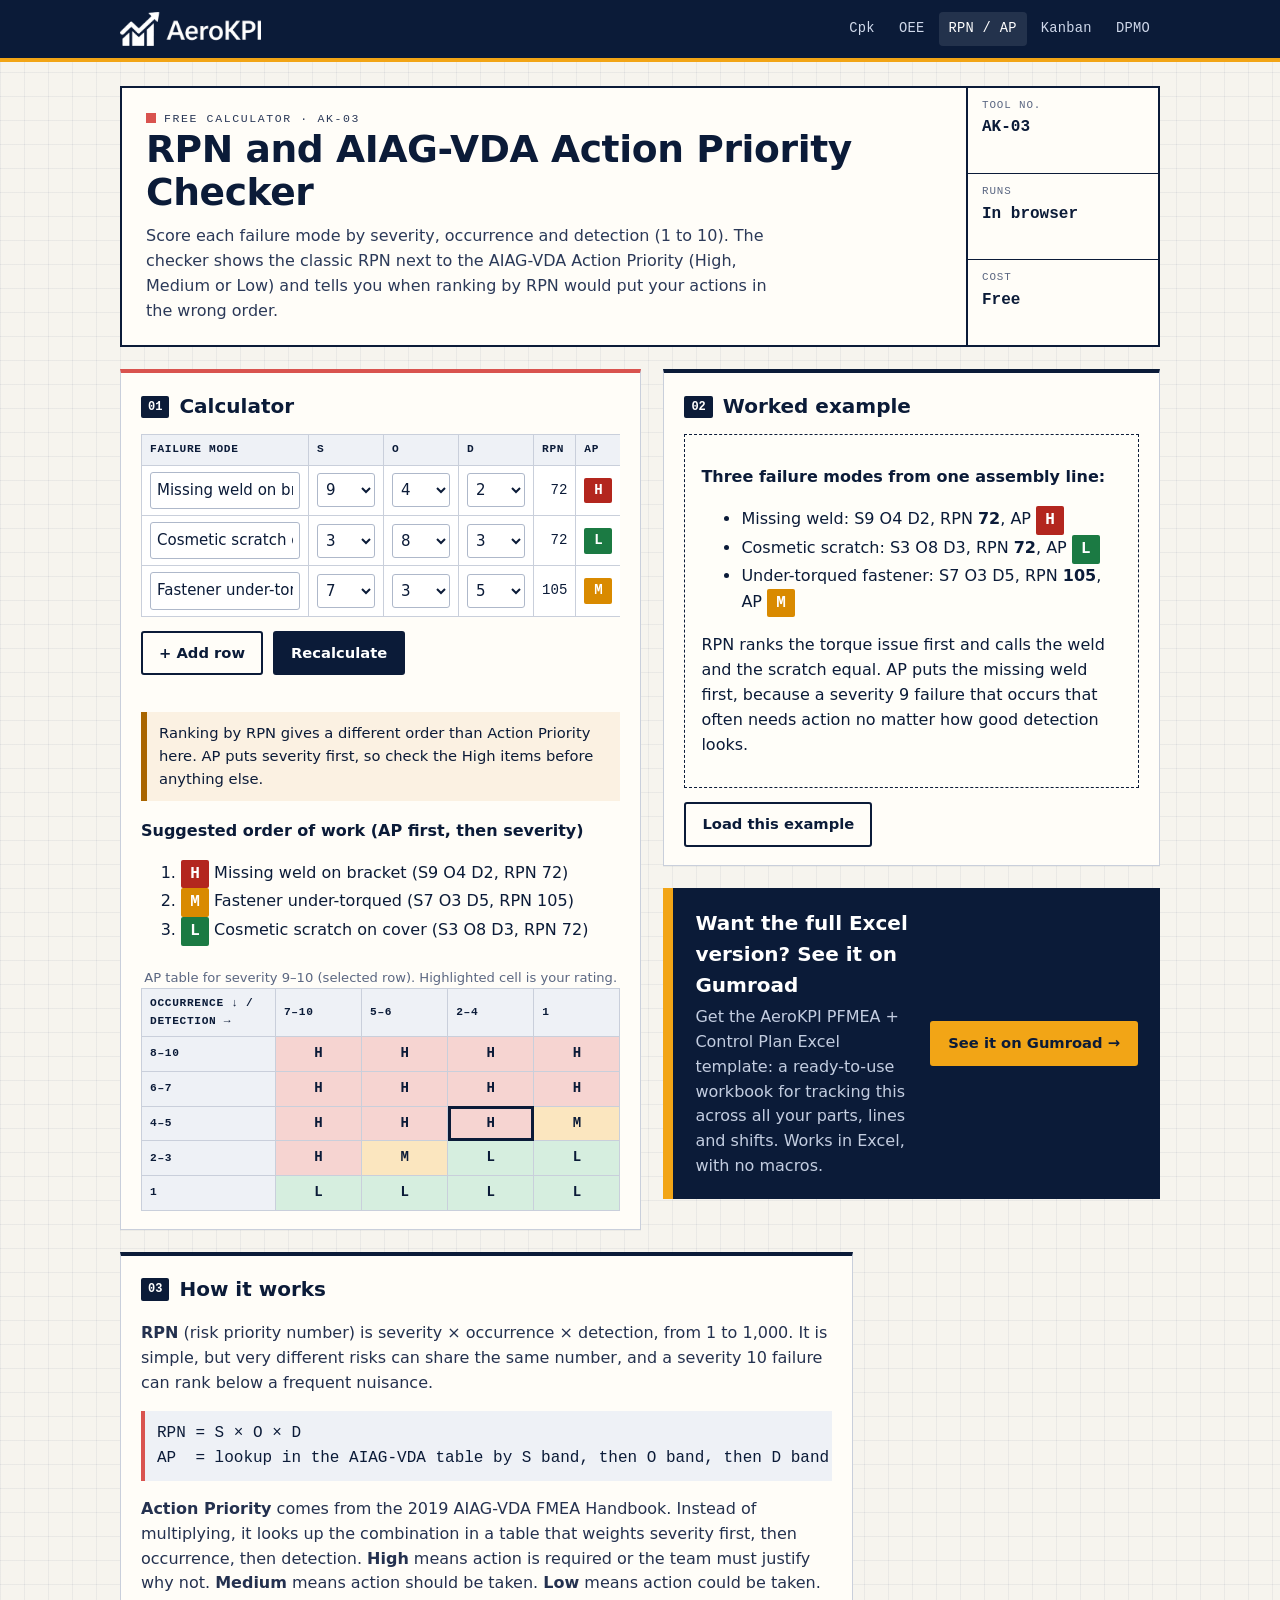
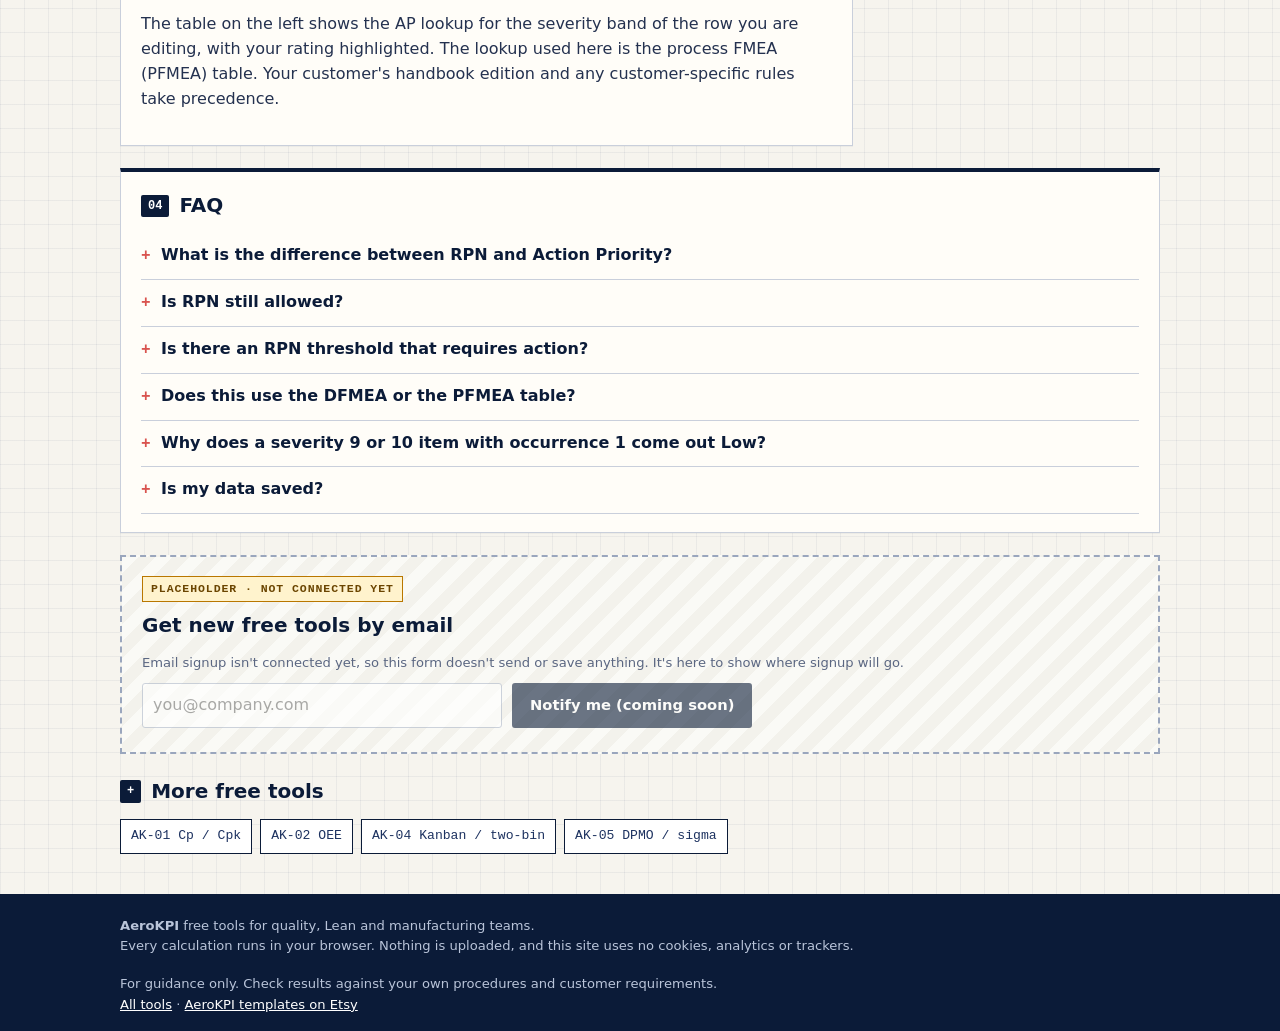
<file: fmea-rpn-action-priority-calculator/index.html>
<!doctype html>
<html lang="en">
<head>
<meta charset="utf-8">
<meta name="viewport" content="width=device-width,initial-scale=1">
<meta http-equiv="Content-Security-Policy" content="default-src 'self'; img-src 'self' data:; style-src 'self' 'unsafe-inline'; script-src 'self'; object-src 'none'; base-uri 'self'; form-action 'none'">
<meta name="referrer" content="strict-origin-when-cross-origin">
<title>RPN and AIAG-VDA Action Priority Calculator (FMEA) | AeroKPI</title>
<meta name="description" content="Free FMEA calculator. Enter severity, occurrence and detection to get the RPN and the AIAG-VDA Action Priority (High, Medium, Low), and see where RPN ranking and AP disagree.">
<link rel="canonical" href="https://aerokpi.com/fmea-rpn-action-priority-calculator/">
<meta property="og:type" content="website">
<meta property="og:site_name" content="AeroKPI">
<meta property="og:title" content="RPN and AIAG-VDA Action Priority Calculator (FMEA)">
<meta property="og:description" content="Free FMEA calculator. Enter severity, occurrence and detection to get the RPN and the AIAG-VDA Action Priority (High, Medium, Low), and see where RPN ranking and AP disagree.">
<meta property="og:url" content="https://aerokpi.com/fmea-rpn-action-priority-calculator/">
<meta property="og:image" content="https://aerokpi.com/assets/og.png">
<meta name="twitter:card" content="summary_large_image">
<meta name="theme-color" content="#0b1b38">
<link rel="icon" type="image/png" href="../assets/favicon.png">
<link rel="apple-touch-icon" href="../assets/apple-touch-icon.png">
<link rel="stylesheet" href="../assets/style.css">
<script type="application/ld+json">{"@context": "https://schema.org", "@type": "WebApplication", "name": "RPN and AIAG-VDA Action Priority Checker", "url": "https://aerokpi.com/fmea-rpn-action-priority-calculator/", "applicationCategory": "BusinessApplication", "operatingSystem": "Any (web browser)", "description": "Free FMEA calculator. Enter severity, occurrence and detection to get the RPN and the AIAG-VDA Action Priority (High, Medium, Low), and see where RPN ranking and AP disagree.", "offers": {"@type": "Offer", "price": "0", "priceCurrency": "USD"}, "publisher": {"@type": "Organization", "name": "AeroKPI", "url": "https://aerokpi.com/"}}</script>
<script type="application/ld+json">{"@context": "https://schema.org", "@type": "FAQPage", "mainEntity": [{"@type": "Question", "name": "What is the difference between RPN and Action Priority?", "acceptedAnswer": {"@type": "Answer", "text": "RPN multiplies the three ratings, so it treats severity, occurrence and detection as equally important. Action Priority uses a lookup table that weights severity most, then occurrence, then detection, so high-severity risks can't be hidden by a good detection score."}}, {"@type": "Question", "name": "Is RPN still allowed?", "acceptedAnswer": {"@type": "Answer", "text": "Many customers still accept RPN, but the AIAG-VDA handbook (2019) replaced it with Action Priority, and many automotive and aerospace customers now expect AP. Check your customer's requirements."}}, {"@type": "Question", "name": "Is there an RPN threshold that requires action?", "acceptedAnswer": {"@type": "Answer", "text": "The AIAG FMEA manuals discourage fixed RPN thresholds such as acting on anything over 100. With AP, every High item needs action or a documented justification."}}, {"@type": "Question", "name": "Does this use the DFMEA or the PFMEA table?", "acceptedAnswer": {"@type": "Answer", "text": "It uses the PFMEA Action Priority table from the AIAG-VDA FMEA Handbook, first edition (2019). The DFMEA table uses the same structure, but the rating criteria behind S, O and D differ."}}, {"@type": "Question", "name": "Why does a severity 9 or 10 item with occurrence 1 come out Low?", "acceptedAnswer": {"@type": "Answer", "text": "In the AIAG-VDA table, occurrence 1 means the failure is practically prevented, so AP is Low for any severity. Many teams still review every severity 9 and 10 item separately, and some customers require it."}}, {"@type": "Question", "name": "Is my data saved?", "acceptedAnswer": {"@type": "Answer", "text": "No. Rows stay in your browser tab and disappear when you close it."}}]}</script>
<script type="application/ld+json">{"@context": "https://schema.org", "@type": "BreadcrumbList", "itemListElement": [{"@type": "ListItem", "position": 1, "name": "Free tools", "item": "https://aerokpi.com/"}, {"@type": "ListItem", "position": 2, "name": "RPN and AIAG-VDA Action Priority Checker", "item": "https://aerokpi.com/fmea-rpn-action-priority-calculator/"}]}</script>
</head>
<body class="t-fmea">
<a class="skip" href="#main">Skip to content</a>
<header class="top"><div class="wrap">
<a class="brand" href="../"><img src="../assets/logo-white.png" width="182" height="44" alt="AeroKPI"></a>
<nav aria-label="Free tools"><a href="../cpk-calculator/">Cpk</a><a href="../oee-calculator/">OEE</a><a href="../fmea-rpn-action-priority-calculator/" aria-current=page>RPN / AP</a><a href="../kanban-two-bin-calculator/">Kanban</a><a href="../dpmo-sigma-level-calculator/">DPMO</a></nav>
</div></header>
<main id="main" class="wrap">
<section class="hero">
<div class="lead"><p class="eyebrow">Free calculator &middot; AK-03</p><h1>RPN and AIAG-VDA Action Priority Checker</h1><p>Score each failure mode by severity, occurrence and detection (1 to 10). The checker shows the classic RPN next to the AIAG-VDA Action Priority (High, Medium or Low) and tells you when ranking by RPN would put your actions in the wrong order.</p></div>
<div class="code" aria-hidden="true"><div><span>Tool no.</span><b>AK-03</b></div><div><span>Runs</span><b>In browser</b></div><div><span>Cost</span><b>Free</b></div></div>
</section>
<div class="cols">
<section class="panel" aria-labelledby="calc-h"><h2 id="calc-h"><span class="n">01</span>Calculator</h2>
<div class="tw"><table><thead><tr><th>Failure mode</th><th>S</th><th>O</th><th>D</th><th>RPN</th><th>AP</th><th><span class="sr">Remove</span></th></tr></thead><tbody id="rows"></tbody></table></div>
<div class="row"><button type="button" class="ghost" id="add">+ Add row</button><button type="button" id="calc">Recalculate</button></div>
<p class="err" id="err" role="alert"></p>
<div class="verdict" id="verdict" aria-live="polite"></div>
<h3>Suggested order of work (AP first, then severity)</h3><ol id="order"></ol>
<div class="tw"><table class="matrix" id="matrix"></table></div>
</section>
<div>
<section class="panel plain" aria-labelledby="ex-h"><h2 id="ex-h"><span class="n">02</span>Worked example</h2>
<div class="example"><p><strong>Three failure modes from one assembly line:</strong></p>
<ul><li>Missing weld: S9 O4 D2, RPN <strong>72</strong>, AP <span class="ap H">H</span></li>
<li>Cosmetic scratch: S3 O8 D3, RPN <strong>72</strong>, AP <span class="ap L">L</span></li>
<li>Under-torqued fastener: S7 O3 D5, RPN <strong>105</strong>, AP <span class="ap M">M</span></li></ul>
<p>RPN ranks the torque issue first and calls the weld and the scratch equal. AP puts the missing weld first, because a severity 9 failure that occurs that often needs action no matter how good detection looks.</p></div>
<div class="row"><button type="button" class="ghost" id="load-ex">Load this example</button></div>
</section>
<section class="cta" aria-label="Full Excel version">
<div><h2>Want the full Excel version? See it on Gumroad</h2>
<p>Get the AeroKPI PFMEA + Control Plan Excel template: a ready-to-use workbook for tracking this across all your parts, lines and shifts. Works in Excel, with no macros.</p></div>
<a class="btn" href="https://aerokpi.gumroad.com/l/pfmea-control-plan" rel="noopener">See it on Gumroad &rarr;</a>
</section>

</div>
</div>
<section class="panel plain prose" aria-labelledby="how-h"><h2 id="how-h"><span class="n">03</span>How it works</h2>
<p><strong>RPN</strong> (risk priority number) is severity &times; occurrence &times; detection, from 1 to 1,000. It is simple, but very different risks can share the same number, and a severity 10 failure can rank below a frequent nuisance.</p>
<div class="formula">RPN = S &times; O &times; D
AP  = lookup in the AIAG-VDA table by S band, then O band, then D band</div>
<p><strong>Action Priority</strong> comes from the 2019 AIAG-VDA FMEA Handbook. Instead of multiplying, it looks up the combination in a table that weights severity first, then occurrence, then detection. <strong>High</strong> means action is required or the team must justify why not. <strong>Medium</strong> means action should be taken. <strong>Low</strong> means action could be taken.</p>
<p>The table on the left shows the AP lookup for the severity band of the row you are editing, with your rating highlighted. The lookup used here is the process FMEA (PFMEA) table. Your customer's handbook edition and any customer-specific rules take precedence.</p>
</section>
<section class="panel plain" aria-labelledby="faq-h"><h2 id="faq-h"><span class="n">04</span>FAQ</h2>
<details><summary>What is the difference between RPN and Action Priority?</summary><p>RPN multiplies the three ratings, so it treats severity, occurrence and detection as equally important. Action Priority uses a lookup table that weights severity most, then occurrence, then detection, so high-severity risks can't be hidden by a good detection score.</p></details>
<details><summary>Is RPN still allowed?</summary><p>Many customers still accept RPN, but the AIAG-VDA handbook (2019) replaced it with Action Priority, and many automotive and aerospace customers now expect AP. Check your customer's requirements.</p></details>
<details><summary>Is there an RPN threshold that requires action?</summary><p>The AIAG FMEA manuals discourage fixed RPN thresholds such as acting on anything over 100. With AP, every High item needs action or a documented justification.</p></details>
<details><summary>Does this use the DFMEA or the PFMEA table?</summary><p>It uses the PFMEA Action Priority table from the AIAG-VDA FMEA Handbook, first edition (2019). The DFMEA table uses the same structure, but the rating criteria behind S, O and D differ.</p></details>
<details><summary>Why does a severity 9 or 10 item with occurrence 1 come out Low?</summary><p>In the AIAG-VDA table, occurrence 1 means the failure is practically prevented, so AP is Low for any severity. Many teams still review every severity 9 and 10 item separately, and some customers require it.</p></details>
<details><summary>Is my data saved?</summary><p>No. Rows stay in your browser tab and disappear when you close it.</p></details>
</section>
<section class="signup" aria-labelledby="su-h">
<!-- PLACEHOLDER: not connected to any email service yet. The form has no action and JS blocks submit. -->
<span class="tag">Placeholder &middot; not connected yet</span>
<h2 id="su-h">Get new free tools by email</h2>
<p class="hint">Email signup isn't connected yet, so this form doesn't send or save anything. It's here to show where signup will go.</p>
<form data-placeholder novalidate>
<label class="sr" for="su-email">Email address</label>
<input id="su-email" type="email" placeholder="you@company.com" disabled aria-describedby="su-h">
<button type="submit" disabled>Notify me (coming soon)</button>
</form>
<p class="signup-msg hint" aria-live="polite"></p>
</section>

<section aria-label="More free tools"><h2><span class="n">+</span>More free tools</h2><div class="related"><a href="../cpk-calculator/">AK-01 Cp / Cpk</a><a href="../oee-calculator/">AK-02 OEE</a><a href="../kanban-two-bin-calculator/">AK-04 Kanban / two-bin</a><a href="../dpmo-sigma-level-calculator/">AK-05 DPMO / sigma</a></div></section>
</main>
<footer class="foot"><div class="wrap">
<div><strong>AeroKPI</strong> free tools for quality, Lean and manufacturing teams.<br>
Every calculation runs in your browser. Nothing is uploaded, and this site uses no cookies, analytics or trackers.</div>
<div>For guidance only. Check results against your own procedures and customer requirements.<br>
<a href="../">All tools</a> &middot; <a href="https://www.etsy.com/shop/AeroKPI" rel="noopener">AeroKPI templates on Etsy</a></div>
</div></footer>
<script src="../assets/calc.js"></script>
<script src="../assets/js/common.js"></script>
<script src="../assets/js/fmea.js"></script>
</body>
</html>
</file>
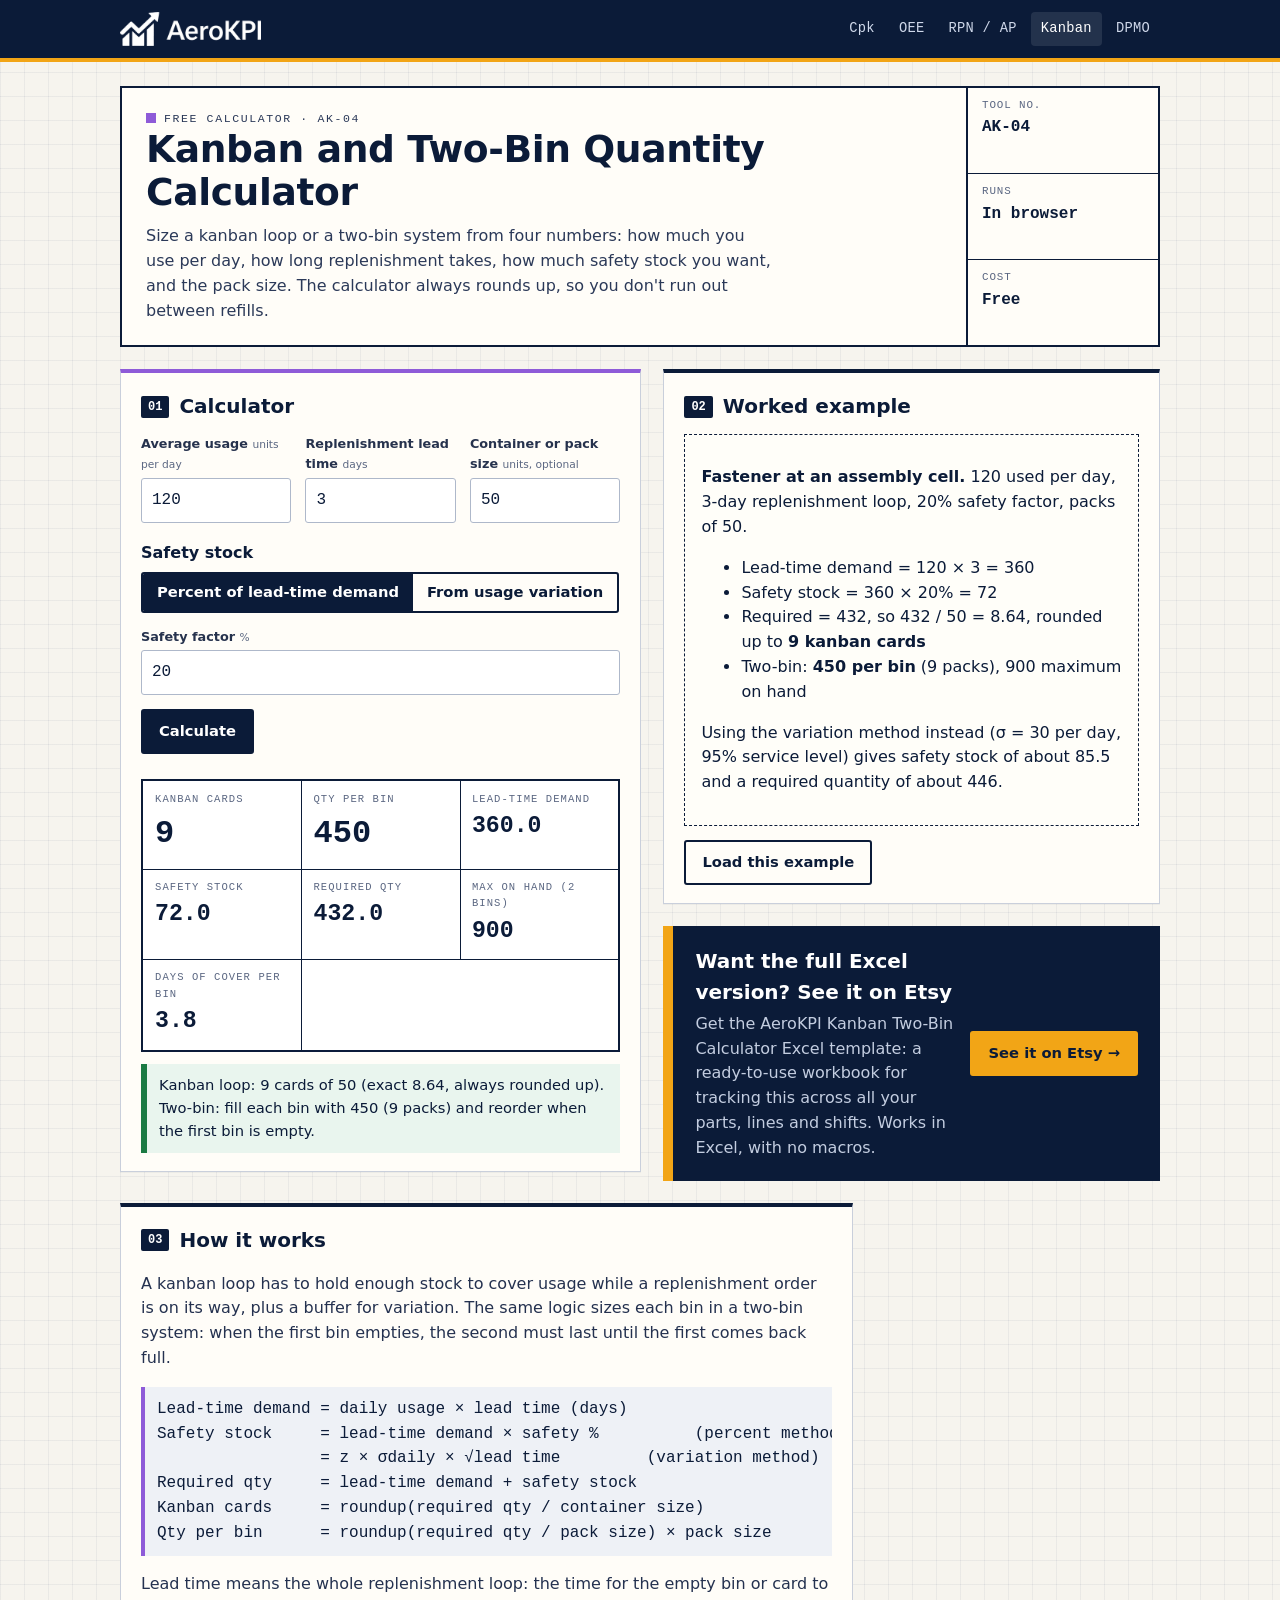
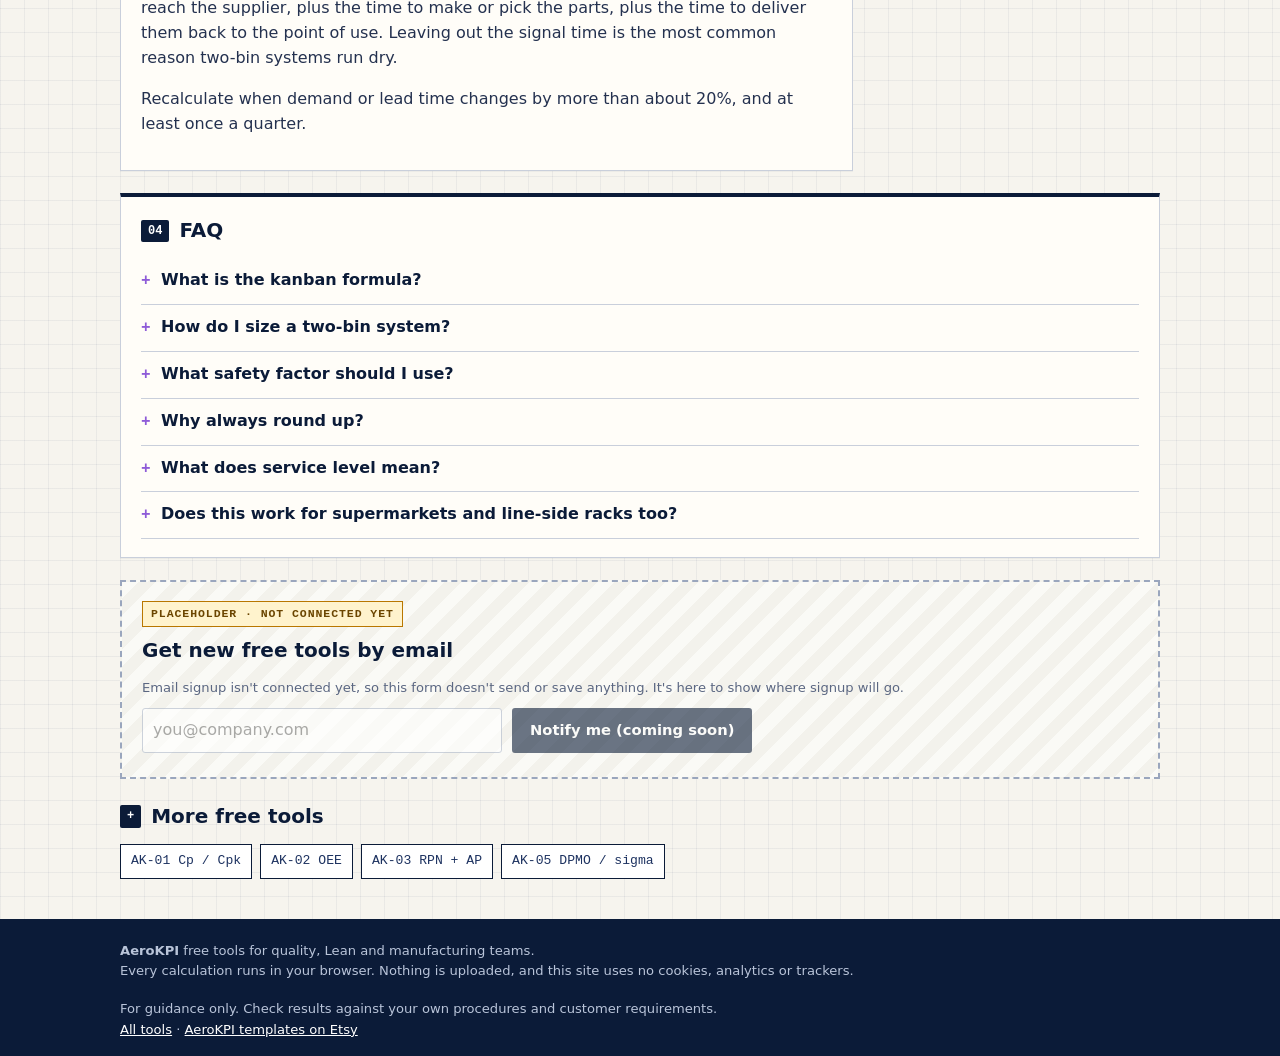
<file: kanban-two-bin-calculator/index.html>
<!doctype html>
<html lang="en">
<head>
<meta charset="utf-8">
<meta name="viewport" content="width=device-width,initial-scale=1">
<meta http-equiv="Content-Security-Policy" content="default-src 'self'; img-src 'self' data:; style-src 'self' 'unsafe-inline'; script-src 'self'; object-src 'none'; base-uri 'self'; form-action 'none'">
<meta name="referrer" content="strict-origin-when-cross-origin">
<title>Kanban and Two-Bin Quantity Calculator (Free) | AeroKPI</title>
<meta name="description" content="Free kanban calculator. Work out the number of kanban cards and the two-bin quantity from daily usage, replenishment lead time, safety stock and pack size.">
<link rel="canonical" href="https://aerokpi.com/kanban-two-bin-calculator/">
<meta property="og:type" content="website">
<meta property="og:site_name" content="AeroKPI">
<meta property="og:title" content="Kanban and Two-Bin Quantity Calculator (Free)">
<meta property="og:description" content="Free kanban calculator. Work out the number of kanban cards and the two-bin quantity from daily usage, replenishment lead time, safety stock and pack size.">
<meta property="og:url" content="https://aerokpi.com/kanban-two-bin-calculator/">
<meta property="og:image" content="https://aerokpi.com/assets/og.png">
<meta name="twitter:card" content="summary_large_image">
<meta name="theme-color" content="#0b1b38">
<link rel="icon" type="image/png" href="../assets/favicon.png">
<link rel="apple-touch-icon" href="../assets/apple-touch-icon.png">
<link rel="stylesheet" href="../assets/style.css">
<script type="application/ld+json">{"@context": "https://schema.org", "@type": "WebApplication", "name": "Kanban and Two-Bin Quantity Calculator", "url": "https://aerokpi.com/kanban-two-bin-calculator/", "applicationCategory": "BusinessApplication", "operatingSystem": "Any (web browser)", "description": "Free kanban calculator. Work out the number of kanban cards and the two-bin quantity from daily usage, replenishment lead time, safety stock and pack size.", "offers": {"@type": "Offer", "price": "0", "priceCurrency": "USD"}, "publisher": {"@type": "Organization", "name": "AeroKPI", "url": "https://aerokpi.com/"}}</script>
<script type="application/ld+json">{"@context": "https://schema.org", "@type": "FAQPage", "mainEntity": [{"@type": "Question", "name": "What is the kanban formula?", "acceptedAnswer": {"@type": "Answer", "text": "Number of kanbans = (daily demand × lead time × (1 + safety factor)) / container quantity, always rounded up. This is the version most Lean references use."}}, {"@type": "Question", "name": "How do I size a two-bin system?", "acceptedAnswer": {"@type": "Answer", "text": "Each bin must hold enough to cover usage during the full replenishment lead time plus safety stock. Round up to whole packs so the bins are easy to refill."}}, {"@type": "Question", "name": "What safety factor should I use?", "acceptedAnswer": {"@type": "Answer", "text": "10% to 30% is typical when usage is fairly steady. If usage swings a lot from day to day, use the variation method with the standard deviation of daily usage and a service level."}}, {"@type": "Question", "name": "Why always round up?", "acceptedAnswer": {"@type": "Answer", "text": "Rounding down leaves the loop short. You would run out before the replenishment arrives every time demand hits the average."}}, {"@type": "Question", "name": "What does service level mean?", "acceptedAnswer": {"@type": "Answer", "text": "It's the chance of not running out during one replenishment cycle. 95% corresponds to z = 1.645. Higher service levels need more safety stock."}}, {"@type": "Question", "name": "Does this work for supermarkets and line-side racks too?", "acceptedAnswer": {"@type": "Answer", "text": "Yes. Any pull system that reorders on a signal can be sized the same way. Use the time from signal to refill as the lead time."}}]}</script>
<script type="application/ld+json">{"@context": "https://schema.org", "@type": "BreadcrumbList", "itemListElement": [{"@type": "ListItem", "position": 1, "name": "Free tools", "item": "https://aerokpi.com/"}, {"@type": "ListItem", "position": 2, "name": "Kanban and Two-Bin Quantity Calculator", "item": "https://aerokpi.com/kanban-two-bin-calculator/"}]}</script>
</head>
<body class="t-kanban">
<a class="skip" href="#main">Skip to content</a>
<header class="top"><div class="wrap">
<a class="brand" href="../"><img src="../assets/logo-white.png" width="182" height="44" alt="AeroKPI"></a>
<nav aria-label="Free tools"><a href="../cpk-calculator/">Cpk</a><a href="../oee-calculator/">OEE</a><a href="../fmea-rpn-action-priority-calculator/">RPN / AP</a><a href="../kanban-two-bin-calculator/" aria-current=page>Kanban</a><a href="../dpmo-sigma-level-calculator/">DPMO</a></nav>
</div></header>
<main id="main" class="wrap">
<section class="hero">
<div class="lead"><p class="eyebrow">Free calculator &middot; AK-04</p><h1>Kanban and Two-Bin Quantity Calculator</h1><p>Size a kanban loop or a two-bin system from four numbers: how much you use per day, how long replenishment takes, how much safety stock you want, and the pack size. The calculator always rounds up, so you don't run out between refills.</p></div>
<div class="code" aria-hidden="true"><div><span>Tool no.</span><b>AK-04</b></div><div><span>Runs</span><b>In browser</b></div><div><span>Cost</span><b>Free</b></div></div>
</section>
<div class="cols">
<section class="panel" aria-labelledby="calc-h"><h2 id="calc-h"><span class="n">01</span>Calculator</h2>
<div class="fields">
<div><label for="demand">Average usage <small>units per day</small></label><input id="demand" type="number" min="0" step="any" value="120"></div>
<div><label for="lead">Replenishment lead time <small>days</small></label><input id="lead" type="number" min="0" step="any" value="3"></div>
<div><label for="pack">Container or pack size <small>units, optional</small></label><input id="pack" type="number" min="0" step="1" value="50"></div>
</div>
<h3>Safety stock</h3>
<div class="seg" role="group" aria-label="Safety stock method"><button type="button" id="s-pct" aria-pressed="true">Percent of lead-time demand</button><button type="button" id="s-stat" aria-pressed="false">From usage variation</button></div>
<div id="box-pct" class="fields"><div><label for="safety">Safety factor <small>%</small></label><input id="safety" type="number" min="0" step="any" value="20"></div></div>
<div id="box-stat" class="fields" hidden><div><label for="sdd">Std. dev. of daily usage <small>units</small></label><input id="sdd" type="number" min="0" step="any" value="30"></div>
<div><label for="svc">Service level</label><select id="svc"><option value="0.9">90%</option><option value="0.95" selected>95%</option><option value="0.975">97.5%</option><option value="0.99">99%</option></select><p class="hint" id="o-z"></p></div></div>
<div class="row"><button type="button" id="calc">Calculate</button></div>
<p class="err" id="err" role="alert"></p>
<div class="readout" aria-live="polite">
<div class="big"><span>Kanban cards</span><b id="o-cards">&mdash;</b></div><div class="big"><span>Qty per bin</span><b id="o-bin">&mdash;</b></div>
<div><span>Lead-time demand</span><b id="o-ltd">&mdash;</b></div><div><span>Safety stock</span><b id="o-ss">&mdash;</b></div>
<div><span>Required qty</span><b id="o-req">&mdash;</b></div><div><span>Max on hand (2 bins)</span><b id="o-max">&mdash;</b></div>
<div><span>Days of cover per bin</span><b id="o-days">&mdash;</b></div>
</div>
<div class="verdict" id="verdict" aria-live="polite"></div>
</section>
<div>
<section class="panel plain" aria-labelledby="ex-h"><h2 id="ex-h"><span class="n">02</span>Worked example</h2>
<div class="example"><p><strong>Fastener at an assembly cell.</strong> 120 used per day, 3-day replenishment loop, 20% safety factor, packs of 50.</p>
<ul><li>Lead-time demand = 120 &times; 3 = 360</li>
<li>Safety stock = 360 &times; 20% = 72</li>
<li>Required = 432, so 432 / 50 = 8.64, rounded up to <strong>9 kanban cards</strong></li>
<li>Two-bin: <strong>450 per bin</strong> (9 packs), 900 maximum on hand</li></ul>
<p>Using the variation method instead (&sigma; = 30 per day, 95% service level) gives safety stock of about 85.5 and a required quantity of about 446.</p></div>
<div class="row"><button type="button" class="ghost" id="load-ex">Load this example</button></div>
</section>
<section class="cta" aria-label="Full Excel version">
<div><h2>Want the full Excel version? See it on Etsy</h2>
<p>Get the AeroKPI Kanban Two-Bin Calculator Excel template: a ready-to-use workbook for tracking this across all your parts, lines and shifts. Works in Excel, with no macros.</p></div>
<a class="btn" href="https://www.etsy.com/listing/4597207365" rel="noopener">See it on Etsy &rarr;</a>
</section>

</div>
</div>
<section class="panel plain prose" aria-labelledby="how-h"><h2 id="how-h"><span class="n">03</span>How it works</h2>
<p>A kanban loop has to hold enough stock to cover usage while a replenishment order is on its way, plus a buffer for variation. The same logic sizes each bin in a two-bin system: when the first bin empties, the second must last until the first comes back full.</p>
<div class="formula">Lead-time demand = daily usage &times; lead time (days)
Safety stock     = lead-time demand &times; safety %          (percent method)
                 = z &times; &sigma;daily &times; &radic;lead time         (variation method)
Required qty     = lead-time demand + safety stock
Kanban cards     = roundup(required qty / container size)
Qty per bin      = roundup(required qty / pack size) &times; pack size</div>
<p>Lead time means the whole replenishment loop: the time for the empty bin or card to reach the supplier, plus the time to make or pick the parts, plus the time to deliver them back to the point of use. Leaving out the signal time is the most common reason two-bin systems run dry.</p>
<p>Recalculate when demand or lead time changes by more than about 20%, and at least once a quarter.</p>
</section>
<section class="panel plain" aria-labelledby="faq-h"><h2 id="faq-h"><span class="n">04</span>FAQ</h2>
<details><summary>What is the kanban formula?</summary><p>Number of kanbans = (daily demand &times; lead time &times; (1 + safety factor)) / container quantity, always rounded up. This is the version most Lean references use.</p></details>
<details><summary>How do I size a two-bin system?</summary><p>Each bin must hold enough to cover usage during the full replenishment lead time plus safety stock. Round up to whole packs so the bins are easy to refill.</p></details>
<details><summary>What safety factor should I use?</summary><p>10% to 30% is typical when usage is fairly steady. If usage swings a lot from day to day, use the variation method with the standard deviation of daily usage and a service level.</p></details>
<details><summary>Why always round up?</summary><p>Rounding down leaves the loop short. You would run out before the replenishment arrives every time demand hits the average.</p></details>
<details><summary>What does service level mean?</summary><p>It's the chance of not running out during one replenishment cycle. 95% corresponds to z = 1.645. Higher service levels need more safety stock.</p></details>
<details><summary>Does this work for supermarkets and line-side racks too?</summary><p>Yes. Any pull system that reorders on a signal can be sized the same way. Use the time from signal to refill as the lead time.</p></details>
</section>
<section class="signup" aria-labelledby="su-h">
<!-- PLACEHOLDER: not connected to any email service yet. The form has no action and JS blocks submit. -->
<span class="tag">Placeholder &middot; not connected yet</span>
<h2 id="su-h">Get new free tools by email</h2>
<p class="hint">Email signup isn't connected yet, so this form doesn't send or save anything. It's here to show where signup will go.</p>
<form data-placeholder novalidate>
<label class="sr" for="su-email">Email address</label>
<input id="su-email" type="email" placeholder="you@company.com" disabled aria-describedby="su-h">
<button type="submit" disabled>Notify me (coming soon)</button>
</form>
<p class="signup-msg hint" aria-live="polite"></p>
</section>

<section aria-label="More free tools"><h2><span class="n">+</span>More free tools</h2><div class="related"><a href="../cpk-calculator/">AK-01 Cp / Cpk</a><a href="../oee-calculator/">AK-02 OEE</a><a href="../fmea-rpn-action-priority-calculator/">AK-03 RPN + AP</a><a href="../dpmo-sigma-level-calculator/">AK-05 DPMO / sigma</a></div></section>
</main>
<footer class="foot"><div class="wrap">
<div><strong>AeroKPI</strong> free tools for quality, Lean and manufacturing teams.<br>
Every calculation runs in your browser. Nothing is uploaded, and this site uses no cookies, analytics or trackers.</div>
<div>For guidance only. Check results against your own procedures and customer requirements.<br>
<a href="../">All tools</a> &middot; <a href="https://www.etsy.com/shop/AeroKPI" rel="noopener">AeroKPI templates on Etsy</a></div>
</div></footer>
<script src="../assets/calc.js"></script>
<script src="../assets/js/common.js"></script>
<script src="../assets/js/kanban.js"></script>
</body>
</html>
</file>
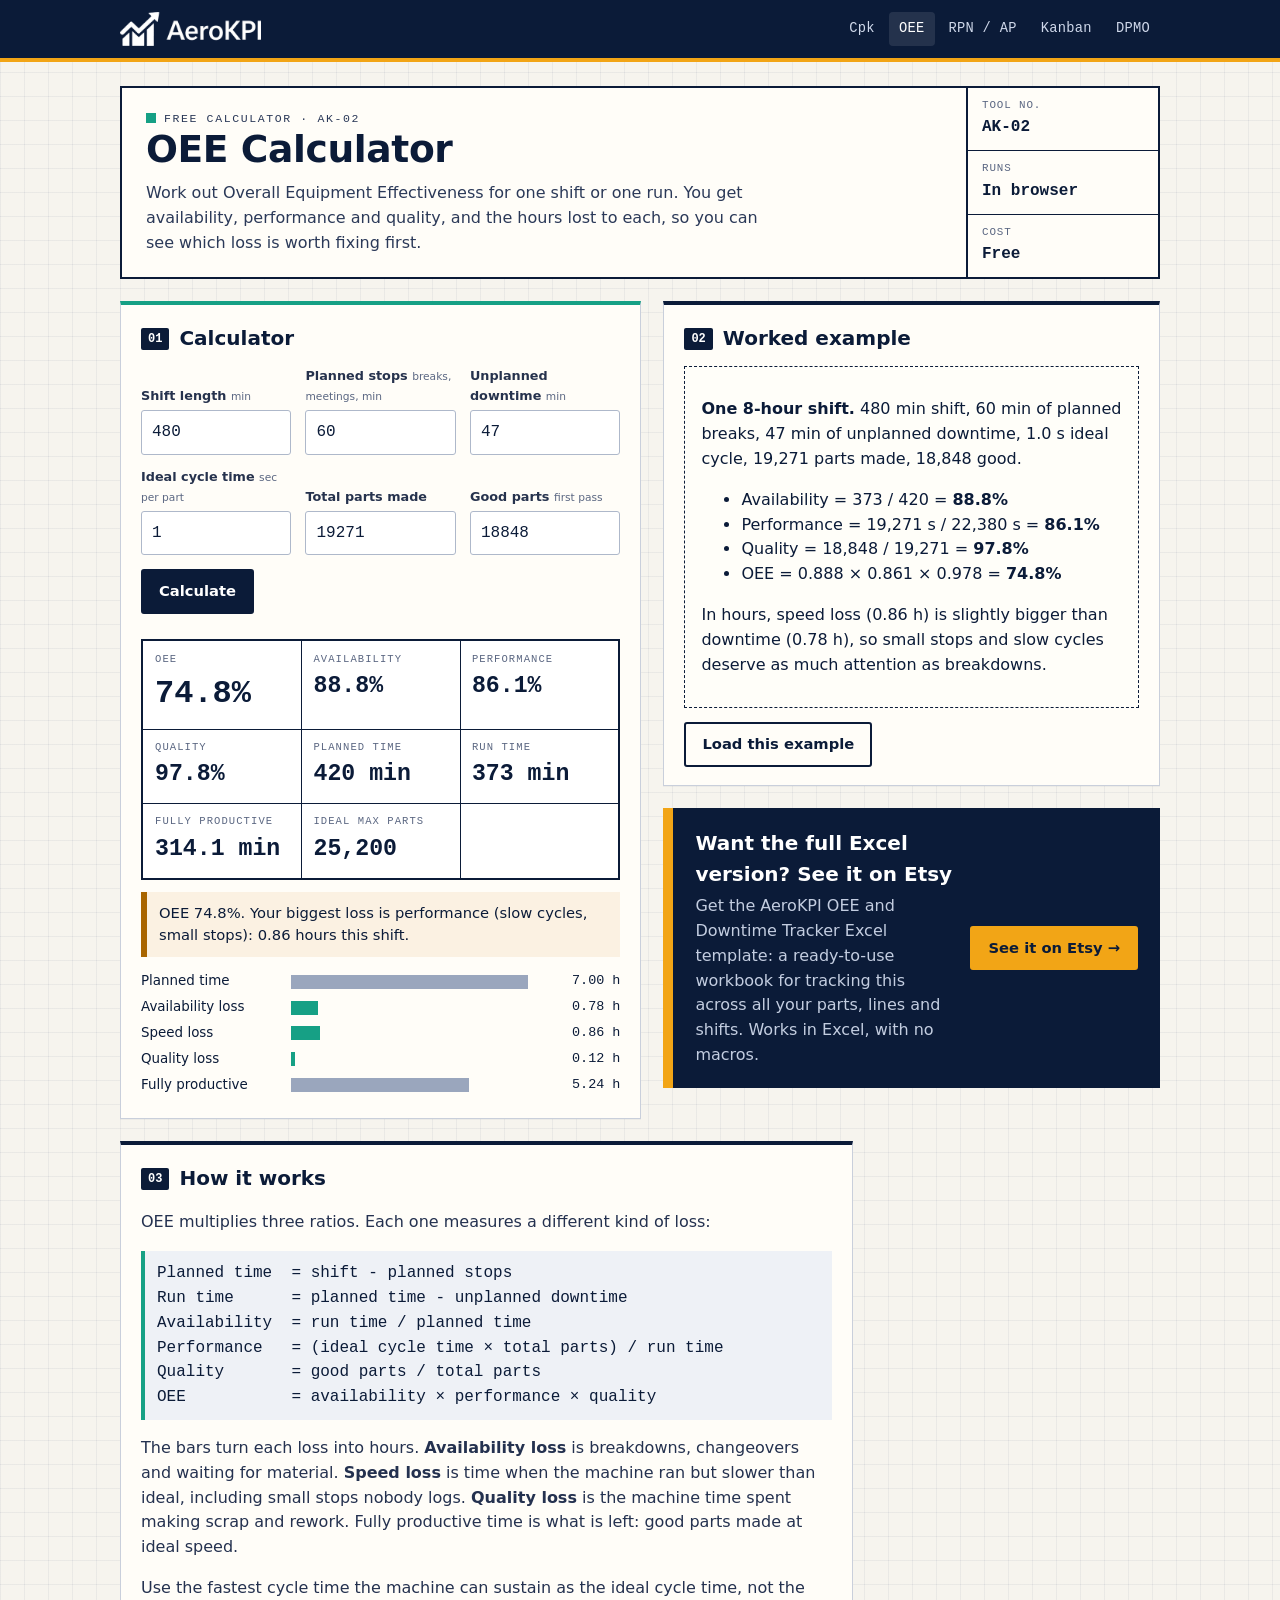
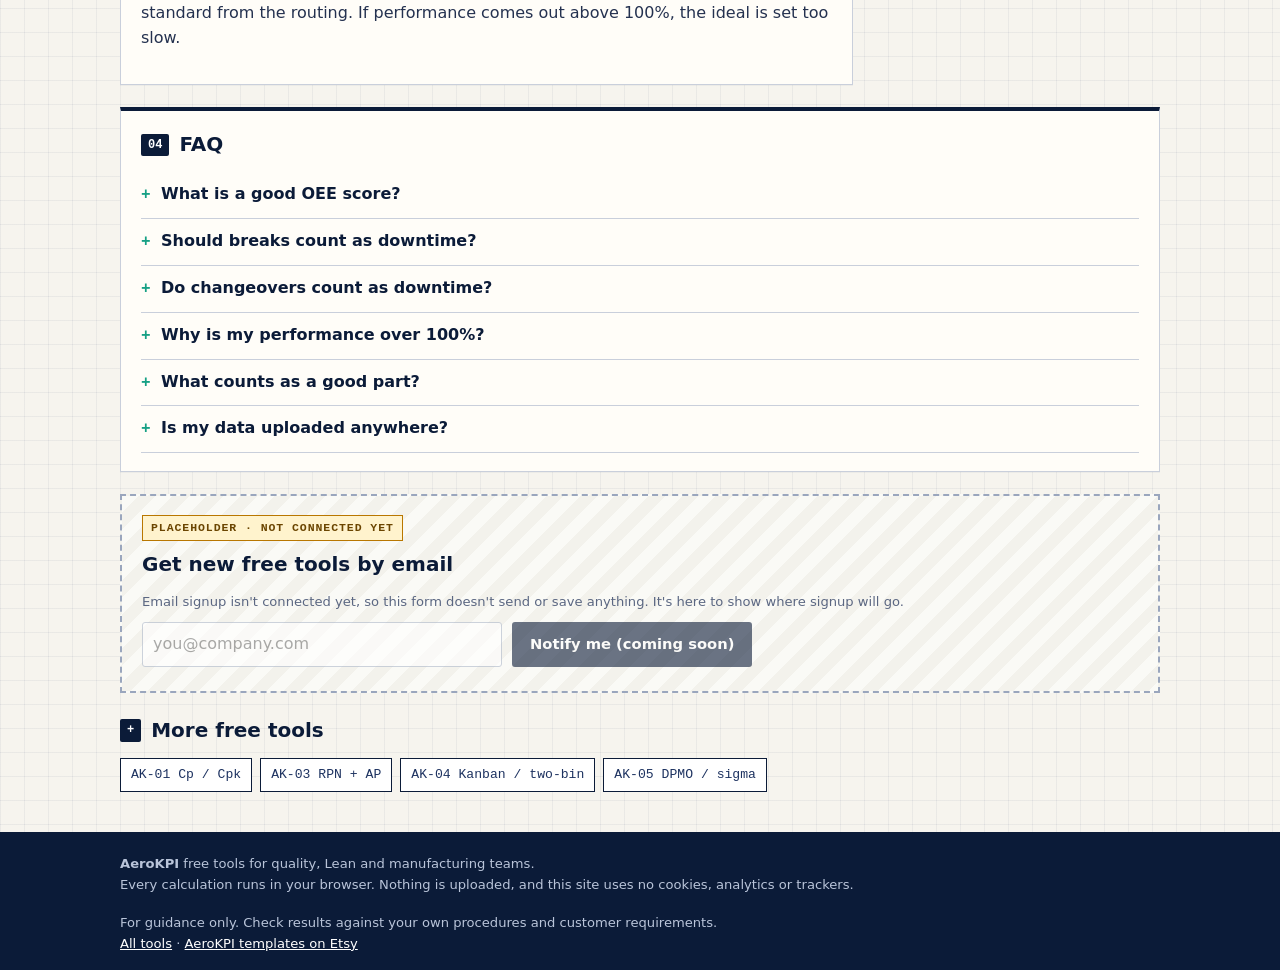
<file: oee-calculator/index.html>
<!doctype html>
<html lang="en">
<head>
<meta charset="utf-8">
<meta name="viewport" content="width=device-width,initial-scale=1">
<meta http-equiv="Content-Security-Policy" content="default-src 'self'; img-src 'self' data:; style-src 'self' 'unsafe-inline'; script-src 'self'; object-src 'none'; base-uri 'self'; form-action 'none'">
<meta name="referrer" content="strict-origin-when-cross-origin">
<title>OEE Calculator: Availability, Performance, Quality (Free) | AeroKPI</title>
<meta name="description" content="Free OEE calculator. Enter shift time, downtime, ideal cycle time and part counts to get availability, performance, quality and OEE, plus the hours lost to each.">
<link rel="canonical" href="https://aerokpi.com/oee-calculator/">
<meta property="og:type" content="website">
<meta property="og:site_name" content="AeroKPI">
<meta property="og:title" content="OEE Calculator: Availability, Performance, Quality (Free)">
<meta property="og:description" content="Free OEE calculator. Enter shift time, downtime, ideal cycle time and part counts to get availability, performance, quality and OEE, plus the hours lost to each.">
<meta property="og:url" content="https://aerokpi.com/oee-calculator/">
<meta property="og:image" content="https://aerokpi.com/assets/og.png">
<meta name="twitter:card" content="summary_large_image">
<meta name="theme-color" content="#0b1b38">
<link rel="icon" type="image/png" href="../assets/favicon.png">
<link rel="apple-touch-icon" href="../assets/apple-touch-icon.png">
<link rel="stylesheet" href="../assets/style.css">
<script type="application/ld+json">{"@context": "https://schema.org", "@type": "WebApplication", "name": "OEE Calculator", "url": "https://aerokpi.com/oee-calculator/", "applicationCategory": "BusinessApplication", "operatingSystem": "Any (web browser)", "description": "Free OEE calculator. Enter shift time, downtime, ideal cycle time and part counts to get availability, performance, quality and OEE, plus the hours lost to each.", "offers": {"@type": "Offer", "price": "0", "priceCurrency": "USD"}, "publisher": {"@type": "Organization", "name": "AeroKPI", "url": "https://aerokpi.com/"}}</script>
<script type="application/ld+json">{"@context": "https://schema.org", "@type": "FAQPage", "mainEntity": [{"@type": "Question", "name": "What is a good OEE score?", "acceptedAnswer": {"@type": "Answer", "text": "85% is often quoted as world class for discrete manufacturing. Many plants are between 40% and 60% when they start measuring honestly. Your own trend matters more than a benchmark."}}, {"@type": "Question", "name": "Should breaks count as downtime?", "acceptedAnswer": {"@type": "Answer", "text": "No. Planned stops such as breaks and scheduled meetings come out of the shift before availability is calculated. Some plants use 'TEEP' when they want to count all calendar time."}}, {"@type": "Question", "name": "Do changeovers count as downtime?", "acceptedAnswer": {"@type": "Answer", "text": "Yes, in standard OEE a changeover is an availability loss. Recording it separately from breakdowns helps you see whether SMED work is worth doing."}}, {"@type": "Question", "name": "Why is my performance over 100%?", "acceptedAnswer": {"@type": "Answer", "text": "The ideal cycle time is set slower than the machine really runs. Use the fastest proven cycle time, not a planning standard that includes allowances."}}, {"@type": "Question", "name": "What counts as a good part?", "acceptedAnswer": {"@type": "Answer", "text": "Only parts that are right the first time. Reworked parts count as quality loss even if they ship in the end."}}, {"@type": "Question", "name": "Is my data uploaded anywhere?", "acceptedAnswer": {"@type": "Answer", "text": "No. Everything is calculated in your browser."}}]}</script>
<script type="application/ld+json">{"@context": "https://schema.org", "@type": "BreadcrumbList", "itemListElement": [{"@type": "ListItem", "position": 1, "name": "Free tools", "item": "https://aerokpi.com/"}, {"@type": "ListItem", "position": 2, "name": "OEE Calculator", "item": "https://aerokpi.com/oee-calculator/"}]}</script>
</head>
<body class="t-oee">
<a class="skip" href="#main">Skip to content</a>
<header class="top"><div class="wrap">
<a class="brand" href="../"><img src="../assets/logo-white.png" width="182" height="44" alt="AeroKPI"></a>
<nav aria-label="Free tools"><a href="../cpk-calculator/">Cpk</a><a href="../oee-calculator/" aria-current=page>OEE</a><a href="../fmea-rpn-action-priority-calculator/">RPN / AP</a><a href="../kanban-two-bin-calculator/">Kanban</a><a href="../dpmo-sigma-level-calculator/">DPMO</a></nav>
</div></header>
<main id="main" class="wrap">
<section class="hero">
<div class="lead"><p class="eyebrow">Free calculator &middot; AK-02</p><h1>OEE Calculator</h1><p>Work out Overall Equipment Effectiveness for one shift or one run. You get availability, performance and quality, and the hours lost to each, so you can see which loss is worth fixing first.</p></div>
<div class="code" aria-hidden="true"><div><span>Tool no.</span><b>AK-02</b></div><div><span>Runs</span><b>In browser</b></div><div><span>Cost</span><b>Free</b></div></div>
</section>
<div class="cols">
<section class="panel" aria-labelledby="calc-h"><h2 id="calc-h"><span class="n">01</span>Calculator</h2>
<div class="fields">
<div><label for="shift">Shift length <small>min</small></label><input id="shift" type="number" min="0" step="any" value="480"></div>
<div><label for="breaks">Planned stops <small>breaks, meetings, min</small></label><input id="breaks" type="number" min="0" step="any" value="60"></div>
<div><label for="down">Unplanned downtime <small>min</small></label><input id="down" type="number" min="0" step="any" value="47"></div>
<div><label for="cycle">Ideal cycle time <small>sec per part</small></label><input id="cycle" type="number" min="0" step="any" value="1"></div>
<div><label for="total">Total parts made</label><input id="total" type="number" min="0" step="1" value="19271"></div>
<div><label for="good">Good parts <small>first pass</small></label><input id="good" type="number" min="0" step="1" value="18848"></div>
</div>
<div class="row"><button type="button" id="calc">Calculate</button></div>
<p class="err" id="err" role="alert"></p>
<div class="readout" aria-live="polite">
<div class="big"><span>OEE</span><b id="o-oee">&mdash;</b></div><div><span>Availability</span><b id="o-a">&mdash;</b></div>
<div><span>Performance</span><b id="o-p">&mdash;</b></div><div><span>Quality</span><b id="o-q">&mdash;</b></div>
<div><span>Planned time</span><b id="o-planned">&mdash;</b></div><div><span>Run time</span><b id="o-run">&mdash;</b></div>
<div><span>Fully productive</span><b id="o-fpt">&mdash;</b></div><div><span>Ideal max parts</span><b id="o-ideal">&mdash;</b></div>
</div>
<div class="verdict" id="verdict" aria-live="polite"></div>
<div class="bars" id="bars" aria-label="Where the planned hours went"></div>
</section>
<div>
<section class="panel plain" aria-labelledby="ex-h"><h2 id="ex-h"><span class="n">02</span>Worked example</h2>
<div class="example"><p><strong>One 8-hour shift.</strong> 480 min shift, 60 min of planned breaks, 47 min of unplanned downtime, 1.0 s ideal cycle, 19,271 parts made, 18,848 good.</p>
<ul><li>Availability = 373 / 420 = <strong>88.8%</strong></li>
<li>Performance = 19,271 s / 22,380 s = <strong>86.1%</strong></li>
<li>Quality = 18,848 / 19,271 = <strong>97.8%</strong></li>
<li>OEE = 0.888 &times; 0.861 &times; 0.978 = <strong>74.8%</strong></li></ul>
<p>In hours, speed loss (0.86 h) is slightly bigger than downtime (0.78 h), so small stops and slow cycles deserve as much attention as breakdowns.</p></div>
<div class="row"><button type="button" class="ghost" id="load-ex">Load this example</button></div>
</section>
<section class="cta" aria-label="Full Excel version">
<div><h2>Want the full Excel version? See it on Etsy</h2>
<p>Get the AeroKPI OEE and Downtime Tracker Excel template: a ready-to-use workbook for tracking this across all your parts, lines and shifts. Works in Excel, with no macros.</p></div>
<a class="btn" href="https://www.etsy.com/listing/4597227374" rel="noopener">See it on Etsy &rarr;</a>
</section>

</div>
</div>
<section class="panel plain prose" aria-labelledby="how-h"><h2 id="how-h"><span class="n">03</span>How it works</h2>
<p>OEE multiplies three ratios. Each one measures a different kind of loss:</p>
<div class="formula">Planned time  = shift - planned stops
Run time      = planned time - unplanned downtime
Availability  = run time / planned time
Performance   = (ideal cycle time &times; total parts) / run time
Quality       = good parts / total parts
OEE           = availability &times; performance &times; quality</div>
<p>The bars turn each loss into hours. <strong>Availability loss</strong> is breakdowns, changeovers and waiting for material. <strong>Speed loss</strong> is time when the machine ran but slower than ideal, including small stops nobody logs. <strong>Quality loss</strong> is the machine time spent making scrap and rework. Fully productive time is what is left: good parts made at ideal speed.</p>
<p>Use the fastest cycle time the machine can sustain as the ideal cycle time, not the standard from the routing. If performance comes out above 100%, the ideal is set too slow.</p>
</section>
<section class="panel plain" aria-labelledby="faq-h"><h2 id="faq-h"><span class="n">04</span>FAQ</h2>
<details><summary>What is a good OEE score?</summary><p>85% is often quoted as world class for discrete manufacturing. Many plants are between 40% and 60% when they start measuring honestly. Your own trend matters more than a benchmark.</p></details>
<details><summary>Should breaks count as downtime?</summary><p>No. Planned stops such as breaks and scheduled meetings come out of the shift before availability is calculated. Some plants use 'TEEP' when they want to count all calendar time.</p></details>
<details><summary>Do changeovers count as downtime?</summary><p>Yes, in standard OEE a changeover is an availability loss. Recording it separately from breakdowns helps you see whether SMED work is worth doing.</p></details>
<details><summary>Why is my performance over 100%?</summary><p>The ideal cycle time is set slower than the machine really runs. Use the fastest proven cycle time, not a planning standard that includes allowances.</p></details>
<details><summary>What counts as a good part?</summary><p>Only parts that are right the first time. Reworked parts count as quality loss even if they ship in the end.</p></details>
<details><summary>Is my data uploaded anywhere?</summary><p>No. Everything is calculated in your browser.</p></details>
</section>
<section class="signup" aria-labelledby="su-h">
<!-- PLACEHOLDER: not connected to any email service yet. The form has no action and JS blocks submit. -->
<span class="tag">Placeholder &middot; not connected yet</span>
<h2 id="su-h">Get new free tools by email</h2>
<p class="hint">Email signup isn't connected yet, so this form doesn't send or save anything. It's here to show where signup will go.</p>
<form data-placeholder novalidate>
<label class="sr" for="su-email">Email address</label>
<input id="su-email" type="email" placeholder="you@company.com" disabled aria-describedby="su-h">
<button type="submit" disabled>Notify me (coming soon)</button>
</form>
<p class="signup-msg hint" aria-live="polite"></p>
</section>

<section aria-label="More free tools"><h2><span class="n">+</span>More free tools</h2><div class="related"><a href="../cpk-calculator/">AK-01 Cp / Cpk</a><a href="../fmea-rpn-action-priority-calculator/">AK-03 RPN + AP</a><a href="../kanban-two-bin-calculator/">AK-04 Kanban / two-bin</a><a href="../dpmo-sigma-level-calculator/">AK-05 DPMO / sigma</a></div></section>
</main>
<footer class="foot"><div class="wrap">
<div><strong>AeroKPI</strong> free tools for quality, Lean and manufacturing teams.<br>
Every calculation runs in your browser. Nothing is uploaded, and this site uses no cookies, analytics or trackers.</div>
<div>For guidance only. Check results against your own procedures and customer requirements.<br>
<a href="../">All tools</a> &middot; <a href="https://www.etsy.com/shop/AeroKPI" rel="noopener">AeroKPI templates on Etsy</a></div>
</div></footer>
<script src="../assets/calc.js"></script>
<script src="../assets/js/common.js"></script>
<script src="../assets/js/oee.js"></script>
</body>
</html>
</file>
<file: assets/style.css>
/* AeroKPI free tools: "engineering drawing" theme. System fonts only, no external requests. */
:root{
  --ink:#0b1b38; --ink-2:#1d3260; --paper:#f6f4ee; --sheet:#fffdf8; --line:#c9cfdb; --grid:rgba(29,50,96,.06);
  --amber:#f2a516; --amber-d:#b97700; --muted:#5b6782; --good:#1b7a43; --warn:#a86500; --bad:#b3261e;
  --accent:#f2a516; --mono:ui-monospace,SFMono-Regular,"Cascadia Mono","Roboto Mono",Menlo,Consolas,monospace;
  --sans:system-ui,-apple-system,"Segoe UI",Roboto,"Helvetica Neue",Arial,sans-serif;
}
.t-cpk{--accent:#2f7de1}.t-oee{--accent:#16a085}.t-fmea{--accent:#d9534f}.t-kanban{--accent:#8e5bd8}.t-dpmo{--accent:#e08a00}
*{box-sizing:border-box}
html{-webkit-text-size-adjust:100%}
body{margin:0;font-family:var(--sans);color:var(--ink);line-height:1.55;background:var(--paper);
  background-image:linear-gradient(var(--grid) 1px,transparent 1px),linear-gradient(90deg,var(--grid) 1px,transparent 1px);
  background-size:24px 24px}
a{color:var(--ink-2)}
a:focus-visible,button:focus-visible,input:focus-visible,select:focus-visible,textarea:focus-visible,summary:focus-visible{outline:3px solid var(--amber);outline-offset:2px}
.skip{position:absolute;left:-999px}.skip:focus{left:8px;top:8px;background:#fff;padding:6px 10px;z-index:9}
/* header */
.top{background:var(--ink);color:#dfe6f3;border-bottom:4px solid var(--amber)}
.top .wrap{display:flex;align-items:center;gap:18px;flex-wrap:wrap;padding:12px 20px}
.brand img{height:34px;width:auto;display:block}
.top nav{margin-left:auto;display:flex;gap:4px;flex-wrap:wrap}
.top nav a{color:#cfd8ea;text-decoration:none;font-size:.86rem;padding:6px 10px;border-radius:4px;font-family:var(--mono);letter-spacing:.02em}
.top nav a:hover,.top nav a[aria-current=page]{background:rgba(255,255,255,.1);color:#fff}
.wrap{max-width:1080px;margin:0 auto}
main.wrap{padding:24px 20px 40px}
/* drawing title block hero */
.hero{display:grid;grid-template-columns:1fr auto;border:2px solid var(--ink);background:var(--sheet);margin-bottom:22px}
.hero .lead{padding:22px 24px;border-right:2px solid var(--ink)}
.hero .code{display:grid;grid-template-rows:repeat(3,auto);min-width:190px;font-family:var(--mono);font-size:.78rem}
.hero .code div{padding:8px 14px;border-bottom:1px solid var(--ink)}
.hero .code div:last-child{border-bottom:0}
.hero .code b{display:block;font-size:1rem;color:var(--ink)}
.hero .code span{color:var(--muted);text-transform:uppercase;letter-spacing:.08em;font-size:.68rem}
.eyebrow{font-family:var(--mono);text-transform:uppercase;letter-spacing:.14em;font-size:.72rem;color:var(--muted);margin:0 0 6px}
.eyebrow::before{content:"";display:inline-block;width:10px;height:10px;background:var(--accent);margin-right:8px;vertical-align:-1px}
h1{font-size:clamp(1.6rem,3.4vw,2.35rem);line-height:1.15;margin:0 0 10px;letter-spacing:-.01em}
h2{font-size:1.25rem;margin:0 0 12px;display:flex;align-items:center;gap:10px}
h2 .n{font-family:var(--mono);font-size:.75rem;background:var(--ink);color:#fff;padding:2px 7px;border-radius:2px}
h3{font-size:1rem;margin:18px 0 6px}
.lead p{margin:0;color:#2b3958;max-width:62ch}
/* layout */
.cols{display:grid;grid-template-columns:minmax(0,1.05fr) minmax(0,1fr);gap:22px;align-items:start}
.panel{background:var(--sheet);border:1px solid var(--line);border-top:4px solid var(--accent);padding:18px 20px;margin-bottom:22px;box-shadow:0 1px 0 rgba(11,27,56,.04)}
.panel.plain{border-top-color:var(--ink)}
/* forms */
.fields{display:grid;grid-template-columns:repeat(auto-fit,minmax(150px,1fr));gap:12px 14px}
label{display:block;font-size:.8rem;font-weight:650;margin-bottom:4px;color:#26324d}
label small{font-weight:400;color:var(--muted)}
input,select,textarea{width:100%;font:inherit;font-size:16px;padding:9px 10px;border:1px solid #aeb8ca;border-radius:3px;background:#fff;color:var(--ink)}
input[type=number],textarea{font-family:var(--mono)}
textarea{min-height:120px;resize:vertical}
input:disabled,button:disabled{opacity:.6;cursor:not-allowed}
.row{display:flex;gap:10px;flex-wrap:wrap;align-items:center;margin-top:14px}
button,.btn{font:inherit;font-weight:650;font-size:.92rem;border:2px solid var(--ink);background:var(--ink);color:#fff;padding:9px 16px;border-radius:3px;cursor:pointer;text-decoration:none;display:inline-block}
button.ghost,.btn.ghost{background:transparent;color:var(--ink)}
.seg{display:inline-flex;border:2px solid var(--ink);border-radius:3px;overflow:hidden;margin-bottom:14px}
.seg button{border:0;border-radius:0;background:transparent;color:var(--ink);padding:7px 14px}
.seg button[aria-pressed=true]{background:var(--ink);color:#fff}
.hint{font-size:.82rem;color:var(--muted);margin:6px 0 0}
.err{color:var(--bad);font-weight:600;font-size:.88rem;min-height:1.2em;margin:8px 0 0}
/* readouts: title-block cells */
.readout{display:grid;grid-template-columns:repeat(auto-fit,minmax(120px,1fr));border:2px solid var(--ink);background:#fff}
.readout div{padding:10px 12px;border-right:1px solid var(--ink);border-bottom:1px solid var(--ink);margin:0 -1px -1px 0}
.readout span{display:block;font-family:var(--mono);font-size:.66rem;letter-spacing:.1em;text-transform:uppercase;color:var(--muted)}
.readout b{display:block;font-family:var(--mono);font-size:1.45rem;font-weight:700;margin-top:2px;font-variant-numeric:tabular-nums}
.readout .big b{font-size:2rem;color:var(--ink)}
.verdict{margin-top:12px;padding:10px 12px;border-left:6px solid var(--muted);background:#f1f3f7;font-size:.92rem}
.verdict.good{border-color:var(--good);background:#e9f5ee}.verdict.warn{border-color:var(--warn);background:#fbf1e2}.verdict.bad{border-color:var(--bad);background:#fbeceb}
canvas{width:100%;height:auto;display:block;margin-top:14px;background:#fff;border:1px solid var(--line)}
.bars{margin-top:14px}
.bar{display:grid;grid-template-columns:140px 1fr 82px;gap:10px;align-items:center;font-size:.84rem;margin:5px 0}
.bar i{display:block;height:14px;background:var(--accent);min-width:2px}
.bar i.l{background:#9aa6bd}
.bar em{font-style:normal;font-family:var(--mono);text-align:right}
/* tables */
.tw{overflow-x:auto}
table{border-collapse:collapse;width:100%;font-size:.88rem;background:#fff}
th,td{border:1px solid var(--line);padding:6px 8px;text-align:left;vertical-align:middle}
th{background:#eef1f6;font-family:var(--mono);font-size:.7rem;letter-spacing:.06em;text-transform:uppercase}
td input,td select{padding:6px;font-size:15px}
td.num{font-family:var(--mono);text-align:right}
.ap{display:inline-block;min-width:28px;text-align:center;font-family:var(--mono);font-weight:800;color:#fff;padding:2px 8px;border-radius:2px}
.ap.H{background:var(--bad)}.ap.M{background:#d98a00}.ap.L{background:var(--good)}
.matrix td{text-align:center;font-family:var(--mono);font-weight:700;width:18%}
.matrix td.H{background:#f6d4d1}.matrix td.M{background:#fbe6bf}.matrix td.L{background:#d6eedf}
.matrix td.on{outline:3px solid var(--ink);outline-offset:-3px}
/* content */
.prose{max-width:72ch}
.prose p,.prose li{color:#24314f}
.formula{font-family:var(--mono);background:#eef1f6;border-left:4px solid var(--accent);padding:10px 12px;margin:10px 0;overflow-x:auto;white-space:pre}
.example{border:1px dashed var(--ink);padding:14px 16px;background:#fffef9}
details{border-bottom:1px solid var(--line);padding:10px 0}
details summary{cursor:pointer;font-weight:650;list-style:none}
details summary::before{content:"+";font-family:var(--mono);display:inline-block;width:20px;color:var(--accent);font-weight:800}
details[open] summary::before{content:"\2212"}
details p{margin:8px 0 0 20px;color:#2b3958}
/* CTA + signup */
.cta{display:grid;grid-template-columns:1fr auto;gap:16px;align-items:center;background:var(--ink);color:#e6ebf5;padding:20px 22px;border-left:10px solid var(--amber);margin-bottom:22px}
.cta h2{color:#fff;margin:0 0 4px}.cta p{margin:0;color:#c3cde0}
.cta .btn{background:var(--amber);border-color:var(--amber);color:var(--ink)}
.signup{border:2px dashed #9aa6bd;background:repeating-linear-gradient(135deg,#fafaf6 0 12px,#f3f2ec 12px 24px);padding:18px 20px;margin-bottom:22px}
.signup .tag{display:inline-block;font-family:var(--mono);font-size:.72rem;font-weight:800;letter-spacing:.08em;text-transform:uppercase;background:#fff3cd;border:1px solid var(--amber-d);color:#6b4500;padding:3px 8px;margin-bottom:8px}
.signup form{display:flex;gap:10px;flex-wrap:wrap;margin-top:10px}.signup input{flex:1 1 240px;max-width:360px}
/* tool cards (home) */
.cards{display:grid;grid-template-columns:repeat(auto-fit,minmax(185px,1fr));gap:16px;margin-bottom:24px}
.card{display:flex;flex-direction:column;background:var(--sheet);border:2px solid var(--ink);text-decoration:none;color:var(--ink);position:relative;transition:transform .12s}
.card:hover{transform:translate(-3px,-3px);box-shadow:6px 6px 0 var(--accent)}
.card .hd{display:flex;justify-content:space-between;font-family:var(--mono);font-size:.7rem;padding:6px 10px;border-bottom:1px solid var(--ink);background:var(--accent);color:#fff;font-weight:700;letter-spacing:.06em}
.card .bd{padding:14px 14px 16px}
.card h3{margin:0 0 6px;font-size:1.08rem}
.card p{margin:0;font-size:.88rem;color:#3b4766}
.card .go{margin-top:auto;padding:10px 14px;border-top:1px dashed var(--line);font-family:var(--mono);font-size:.78rem;font-weight:700}
.related{display:flex;flex-wrap:wrap;gap:8px}.related a{font-family:var(--mono);font-size:.82rem;border:1px solid var(--ink);padding:6px 10px;text-decoration:none;background:#fff}
footer.foot{background:var(--ink);color:#b9c4d9;font-size:.82rem}
footer.foot .wrap{padding:22px 20px;display:flex;gap:18px;flex-wrap:wrap;justify-content:space-between}
footer.foot a{color:#fff}
.sr{position:absolute;width:1px;height:1px;overflow:hidden;clip:rect(0 0 0 0)}
@media (max-width:820px){.cols{grid-template-columns:1fr}.hero{grid-template-columns:1fr}.hero .lead{border-right:0;border-bottom:2px solid var(--ink)}.hero .code{grid-template-columns:repeat(3,1fr);grid-template-rows:auto}.hero .code div{border-bottom:0;border-right:1px solid var(--ink)}.cta{grid-template-columns:1fr}.bar{grid-template-columns:100px 1fr 70px}}
@media print{.top nav,.signup,.cta,footer.foot{display:none}body{background:#fff}}
[hidden]{display:none!important}
#rows select{min-width:58px;padding:6px 4px}
#rows input{min-width:150px}
#rows button{padding:4px 10px}
.tw table{min-width:520px}
.tw table.matrix{min-width:380px}
.fields{align-items:end}
</file>
